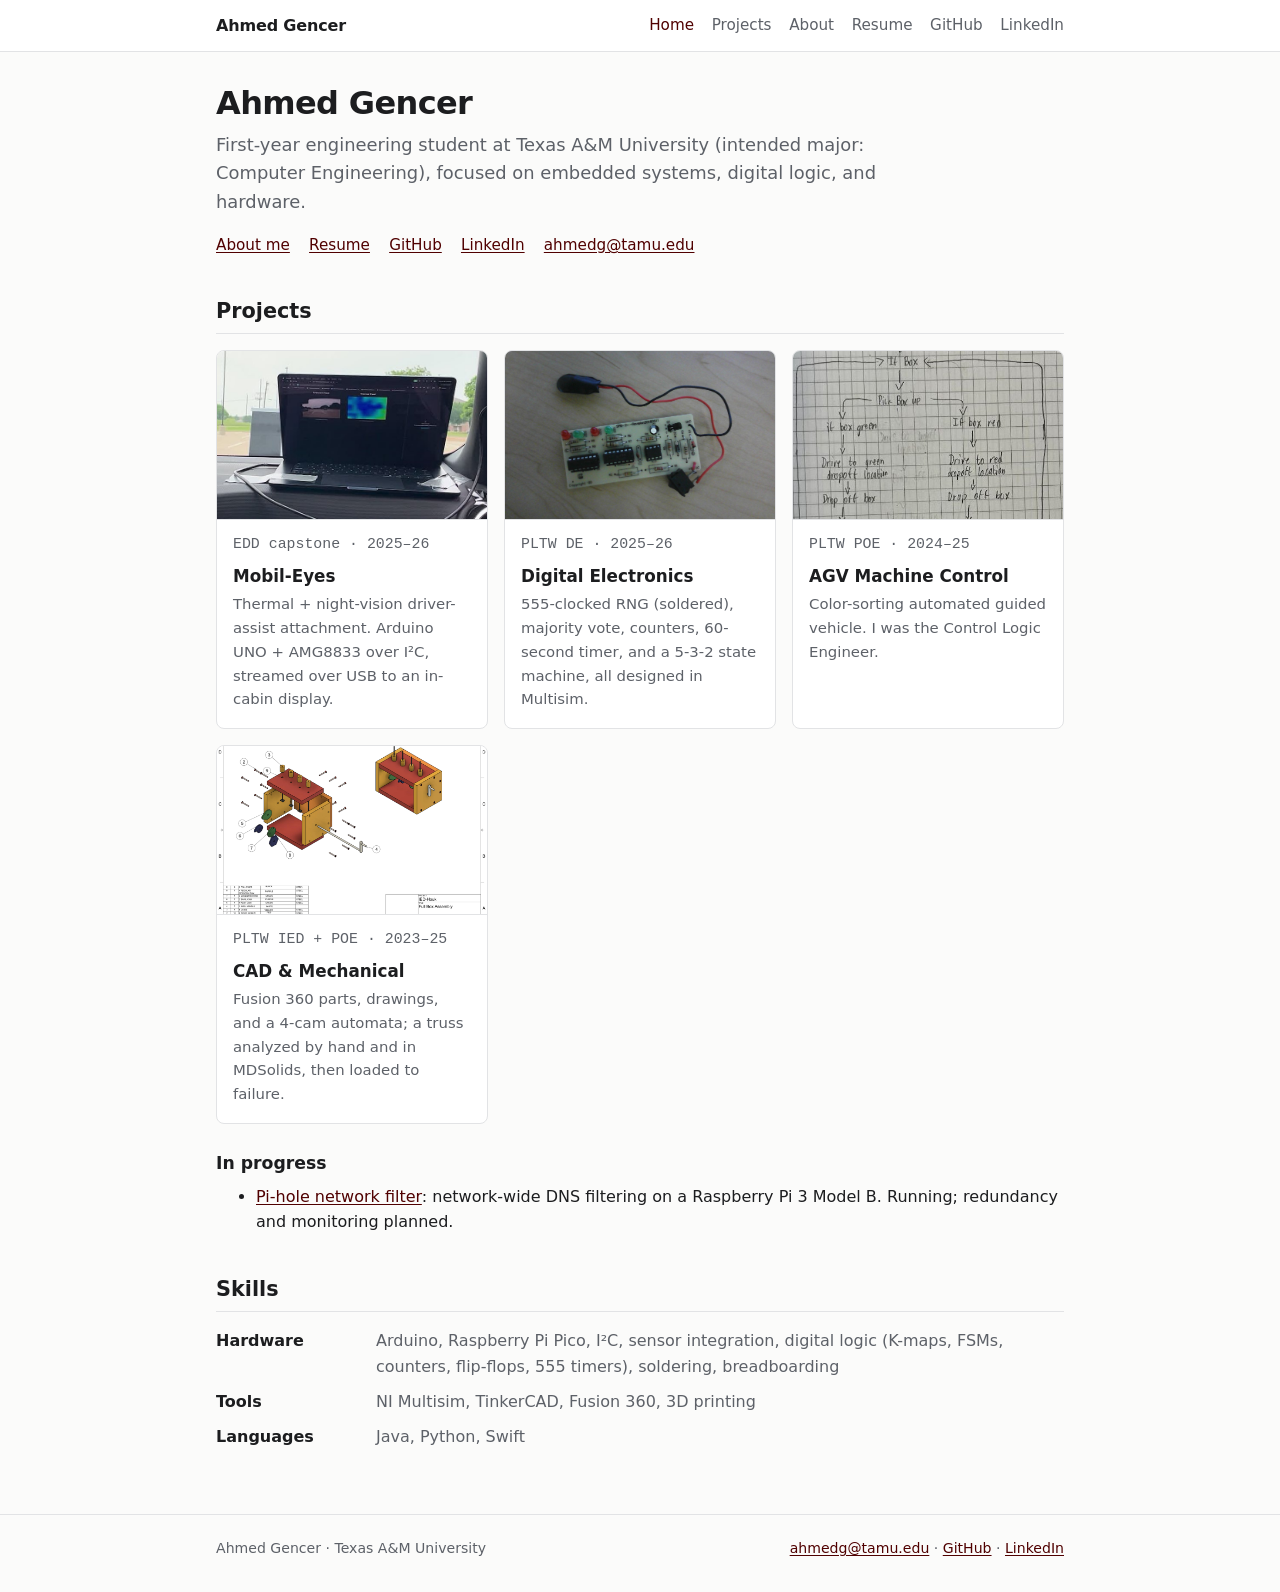
<file: index.html>
<!doctype html>
<html lang="en">
<head>
  <meta charset="utf-8">
  <meta name="viewport" content="width=device-width, initial-scale=1">
  <title>Ahmed Gencer</title>
  <meta name="description" content="Ahmed Gencer, Texas A&amp;M engineering student: embedded systems, digital logic, and hardware projects.">
  <link rel="stylesheet" href="css/style.css">
</head>
<body>
  <header class="site-header">
    <div class="wrap">
      <a class="brand" href="index.html">Ahmed Gencer</a>
      <nav class="site-nav" aria-label="Main">
        <a href="index.html" aria-current="page">Home</a>
        <a href="index.html#projects">Projects</a>
        <a href="about.html">About</a>
        <a href="resume.pdf">Resume</a>
        <a href="https://github.com/ahmedg-stack">GitHub</a>
        <a href="https://www.linkedin.com/in/ahmedegencer/">LinkedIn</a>
      </nav>
    </div>
  </header>
  <main>
    <div class="wrap">
      <h1>Ahmed Gencer</h1>
      <p class="lede">First-year engineering student at Texas A&amp;M University (intended major: Computer Engineering), focused on embedded systems, digital logic, and hardware.</p>
      <div class="links">
        <a href="about.html">About me</a>
        <a href="resume.pdf">Resume</a>
        <a href="https://github.com/ahmedg-stack">GitHub</a>
        <a href="https://www.linkedin.com/in/ahmedegencer/">LinkedIn</a>
        <a href="mailto:ahmedg@tamu.edu">ahmedg@tamu.edu</a>
      </div>

      <h2 id="projects">Projects</h2>
      <div class="cards">
        <a class="card" href="projects/mobil-eyes.html">
          <img src="img/mobil-eyes/road-test.jpg" alt="" width="660" height="390" loading="lazy">
          <div class="body"><p class="meta">EDD capstone · 2025–26</p><h3>Mobil-Eyes</h3><p>Thermal + night-vision driver-assist attachment. Arduino UNO + AMG8833 over I²C, streamed over USB to an in-cabin display.</p></div>
        </a>
        <a class="card" href="projects/digital-electronics.html">
          <img src="img/de/rng/soldered-board.jpg" alt="" width="1400" height="1050" loading="lazy">
          <div class="body"><p class="meta">PLTW DE · 2025–26</p><h3>Digital Electronics</h3><p>555-clocked RNG (soldered), majority vote, counters, 60-second timer, and a 5-3-2 state machine, all designed in Multisim.</p></div>
        </a>
        <a class="card" href="projects/agv-machine-control.html">
          <img src="img/agv/flowchart.jpg" alt="" width="490" height="468" loading="lazy">
          <div class="body"><p class="meta">PLTW POE · 2024–25</p><h3>AGV Machine Control</h3><p>Color-sorting automated guided vehicle. I was the Control Logic Engineer.</p></div>
        </a>
        <a class="card" href="projects/cad-and-mechanical.html">
          <img src="img/cad/automata/full-box-assembly.png" alt="" width="2000" height="1545" loading="lazy">
          <div class="body"><p class="meta">PLTW IED + POE · 2023–25</p><h3>CAD &amp; Mechanical</h3><p>Fusion 360 parts, drawings, and a 4-cam automata; a truss analyzed by hand and in MDSolids, then loaded to failure.</p></div>
        </a>
      </div>

      <h3>In progress</h3>
      <ul>
        <li><a href="https://github.com/ahmedg-stack/pihole-network-filter">Pi-hole network filter</a>: network-wide DNS filtering on a Raspberry Pi 3 Model B. Running; redundancy and monitoring planned.</li>
      </ul>

      <h2>Skills</h2>
      <dl>
        <div class="skill-row"><dt>Hardware</dt><dd>Arduino, Raspberry Pi Pico, I²C, sensor integration, digital logic (K-maps, FSMs, counters, flip-flops, 555 timers), soldering, breadboarding</dd></div>
        <div class="skill-row"><dt>Tools</dt><dd>NI Multisim, TinkerCAD, Fusion 360, 3D printing</dd></div>
        <div class="skill-row"><dt>Languages</dt><dd>Java, Python, Swift</dd></div>
      </dl>
    </div>
  </main>
  <footer class="site-footer">
    <div class="wrap">
      <span>Ahmed Gencer · Texas A&amp;M University</span>
      <span><a href="mailto:ahmedg@tamu.edu">ahmedg@tamu.edu</a> · <a href="https://github.com/ahmedg-stack">GitHub</a> · <a href="https://www.linkedin.com/in/ahmedegencer/">LinkedIn</a></span>
    </div>
  </footer>
</body>
</html>
</file>
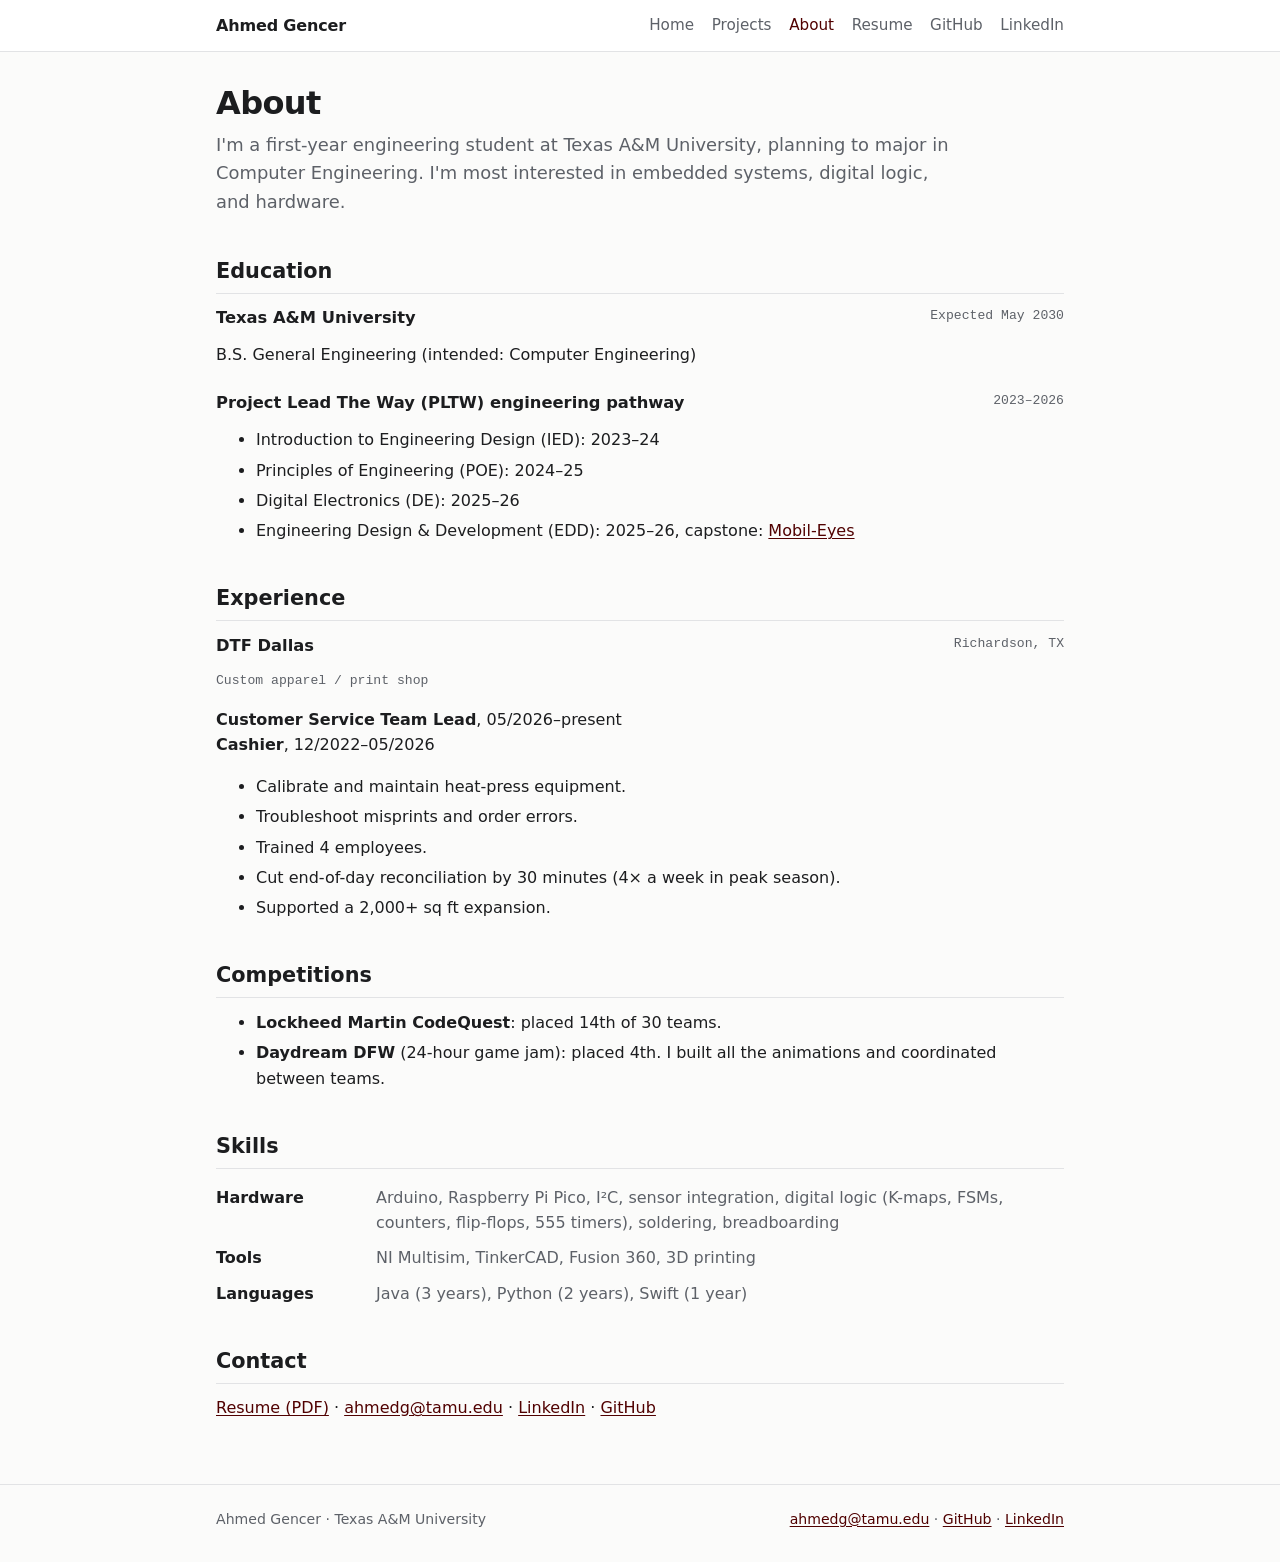
<file: about.html>
<!doctype html>
<html lang="en">
<head>
  <meta charset="utf-8">
  <meta name="viewport" content="width=device-width, initial-scale=1">
  <title>About · Ahmed Gencer</title>
  <meta name="description" content="Education, experience, and skills.">
  <link rel="stylesheet" href="css/style.css">
</head>
<body>
  <header class="site-header">
    <div class="wrap">
      <a class="brand" href="index.html">Ahmed Gencer</a>
      <nav class="site-nav" aria-label="Main">
        <a href="index.html">Home</a>
        <a href="index.html#projects">Projects</a>
        <a href="about.html" aria-current="page">About</a>
        <a href="resume.pdf">Resume</a>
        <a href="https://github.com/ahmedg-stack">GitHub</a>
        <a href="https://www.linkedin.com/in/ahmedegencer/">LinkedIn</a>
      </nav>
    </div>
  </header>
  <main>
    <div class="wrap">
      <h1>About</h1>
      <p class="lede">I'm a first-year engineering student at Texas A&amp;M University, planning to major in Computer Engineering. I'm most interested in embedded systems, digital logic, and hardware.</p>

      <h2>Education</h2>
      <div class="entry">
        <div class="head"><strong>Texas A&amp;M University</strong><span class="meta">Expected May 2030</span></div>
        <div>B.S. General Engineering (intended: Computer Engineering)</div>
      </div>
      <div class="entry">
        <div class="head"><strong>Project Lead The Way (PLTW) engineering pathway</strong><span class="meta">2023–2026</span></div>
        <ul>
          <li>Introduction to Engineering Design (IED): 2023–24</li>
          <li>Principles of Engineering (POE): 2024–25</li>
          <li>Digital Electronics (DE): 2025–26</li>
          <li>Engineering Design &amp; Development (EDD): 2025–26, capstone: <a href="projects/mobil-eyes.html">Mobil-Eyes</a></li>
        </ul>
      </div>

      <h2>Experience</h2>
      <div class="entry">
        <div class="head"><strong>DTF Dallas</strong><span class="meta">Richardson, TX</span></div>
        <div class="meta">Custom apparel / print shop</div>
        <p><strong>Customer Service Team Lead</strong>, 05/2026–present<br>
           <strong>Cashier</strong>, 12/2022–05/2026</p>
        <ul>
          <li>Calibrate and maintain heat-press equipment.</li>
          <li>Troubleshoot misprints and order errors.</li>
          <li>Trained 4 employees.</li>
          <li>Cut end-of-day reconciliation by 30 minutes (4× a week in peak season).</li>
          <li>Supported a 2,000+ sq ft expansion.</li>
        </ul>
      </div>

      <h2>Competitions</h2>
      <ul>
        <li><strong>Lockheed Martin CodeQuest</strong>: placed 14th of 30 teams.</li>
        <li><strong>Daydream DFW</strong> (24-hour game jam): placed 4th. I built all the animations and coordinated between teams.</li>
      </ul>

      <h2>Skills</h2>
      <dl>
        <div class="skill-row"><dt>Hardware</dt><dd>Arduino, Raspberry Pi Pico, I²C, sensor integration, digital logic (K-maps, FSMs, counters, flip-flops, 555 timers), soldering, breadboarding</dd></div>
        <div class="skill-row"><dt>Tools</dt><dd>NI Multisim, TinkerCAD, Fusion 360, 3D printing</dd></div>
        <div class="skill-row"><dt>Languages</dt><dd>Java (3 years), Python (2 years), Swift (1 year)</dd></div>
      </dl>

      <h2>Contact</h2>
      <p><a href="resume.pdf">Resume (PDF)</a> · <a href="mailto:ahmedg@tamu.edu">ahmedg@tamu.edu</a> · <a href="https://www.linkedin.com/in/ahmedegencer/">LinkedIn</a> · <a href="https://github.com/ahmedg-stack">GitHub</a></p>
    </div>
  </main>
  <footer class="site-footer">
    <div class="wrap">
      <span>Ahmed Gencer · Texas A&amp;M University</span>
      <span><a href="mailto:ahmedg@tamu.edu">ahmedg@tamu.edu</a> · <a href="https://github.com/ahmedg-stack">GitHub</a> · <a href="https://www.linkedin.com/in/ahmedegencer/">LinkedIn</a></span>
    </div>
  </footer>
</body>
</html>
</file>
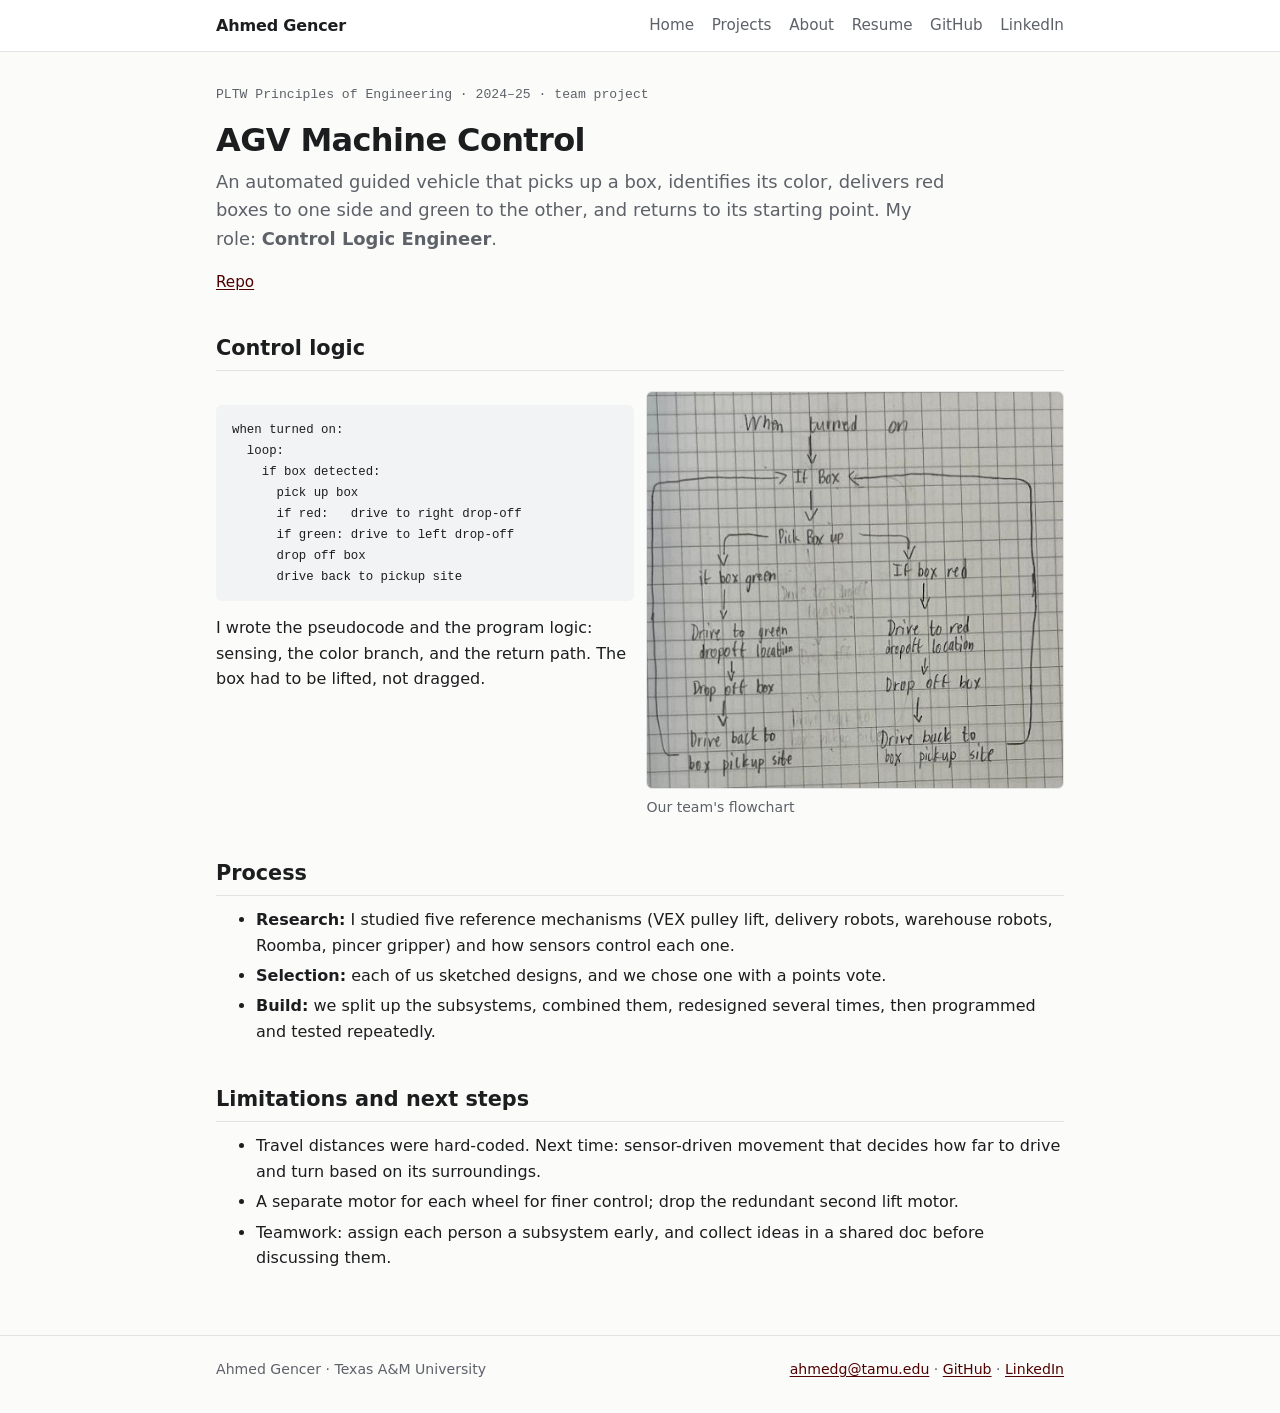
<file: projects/agv-machine-control.html>
<!doctype html>
<html lang="en">
<head>
  <meta charset="utf-8">
  <meta name="viewport" content="width=device-width, initial-scale=1">
  <title>AGV Machine Control · Ahmed Gencer</title>
  <meta name="description" content="Color-sorting automated guided vehicle: control logic, pseudocode, flowchart.">
  <link rel="stylesheet" href="../css/style.css">
</head>
<body>
  <header class="site-header">
    <div class="wrap">
      <a class="brand" href="../index.html">Ahmed Gencer</a>
      <nav class="site-nav" aria-label="Main">
        <a href="../index.html">Home</a>
        <a href="../index.html#projects">Projects</a>
        <a href="../about.html">About</a>
        <a href="../resume.pdf">Resume</a>
        <a href="https://github.com/ahmedg-stack">GitHub</a>
        <a href="https://www.linkedin.com/in/ahmedegencer/">LinkedIn</a>
      </nav>
    </div>
  </header>
  <main>
    <div class="wrap">
      <p class="meta">PLTW Principles of Engineering · 2024–25 · team project</p>
      <h1>AGV Machine Control</h1>
      <p class="lede">An automated guided vehicle that picks up a box, identifies its color, delivers red boxes to one side and green to the other, and returns to its starting point. My role: <strong>Control Logic Engineer</strong>.</p>
      <div class="links"><a href="https://github.com/ahmedg-stack/agv-machine-control">Repo</a></div>

      <h2>Control logic</h2>
      <div class="grid-2">
        <div>
<pre><code>when turned on:
  loop:
    if box detected:
      pick up box
      if red:   drive to right drop-off
      if green: drive to left drop-off
      drop off box
      drive back to pickup site</code></pre>
          <p>I wrote the pseudocode and the program logic: sensing, the color branch, and the return path. The box had to be lifted, not dragged.</p>
        </div>
<figure><img src="../img/agv/flowchart.jpg" alt="Hand-drawn flowchart: pick up box, branch on color, drive to drop-off, drop, return" width="490" height="468" loading="lazy" decoding="async"><figcaption>Our team's flowchart</figcaption></figure>
      </div>

      <h2>Process</h2>
      <ul>
        <li><strong>Research:</strong> I studied five reference mechanisms (VEX pulley lift, delivery robots, warehouse robots, Roomba, pincer gripper) and how sensors control each one.</li>
        <li><strong>Selection:</strong> each of us sketched designs, and we chose one with a points vote.</li>
        <li><strong>Build:</strong> we split up the subsystems, combined them, redesigned several times, then programmed and tested repeatedly.</li>
      </ul>

      <h2>Limitations and next steps</h2>
      <ul>
        <li>Travel distances were hard-coded. Next time: sensor-driven movement that decides how far to drive and turn based on its surroundings.</li>
        <li>A separate motor for each wheel for finer control; drop the redundant second lift motor.</li>
        <li>Teamwork: assign each person a subsystem early, and collect ideas in a shared doc before discussing them.</li>
      </ul>
    </div>
  </main>
  <footer class="site-footer">
    <div class="wrap">
      <span>Ahmed Gencer · Texas A&amp;M University</span>
      <span><a href="mailto:ahmedg@tamu.edu">ahmedg@tamu.edu</a> · <a href="https://github.com/ahmedg-stack">GitHub</a> · <a href="https://www.linkedin.com/in/ahmedegencer/">LinkedIn</a></span>
    </div>
  </footer>
</body>
</html>
</file>
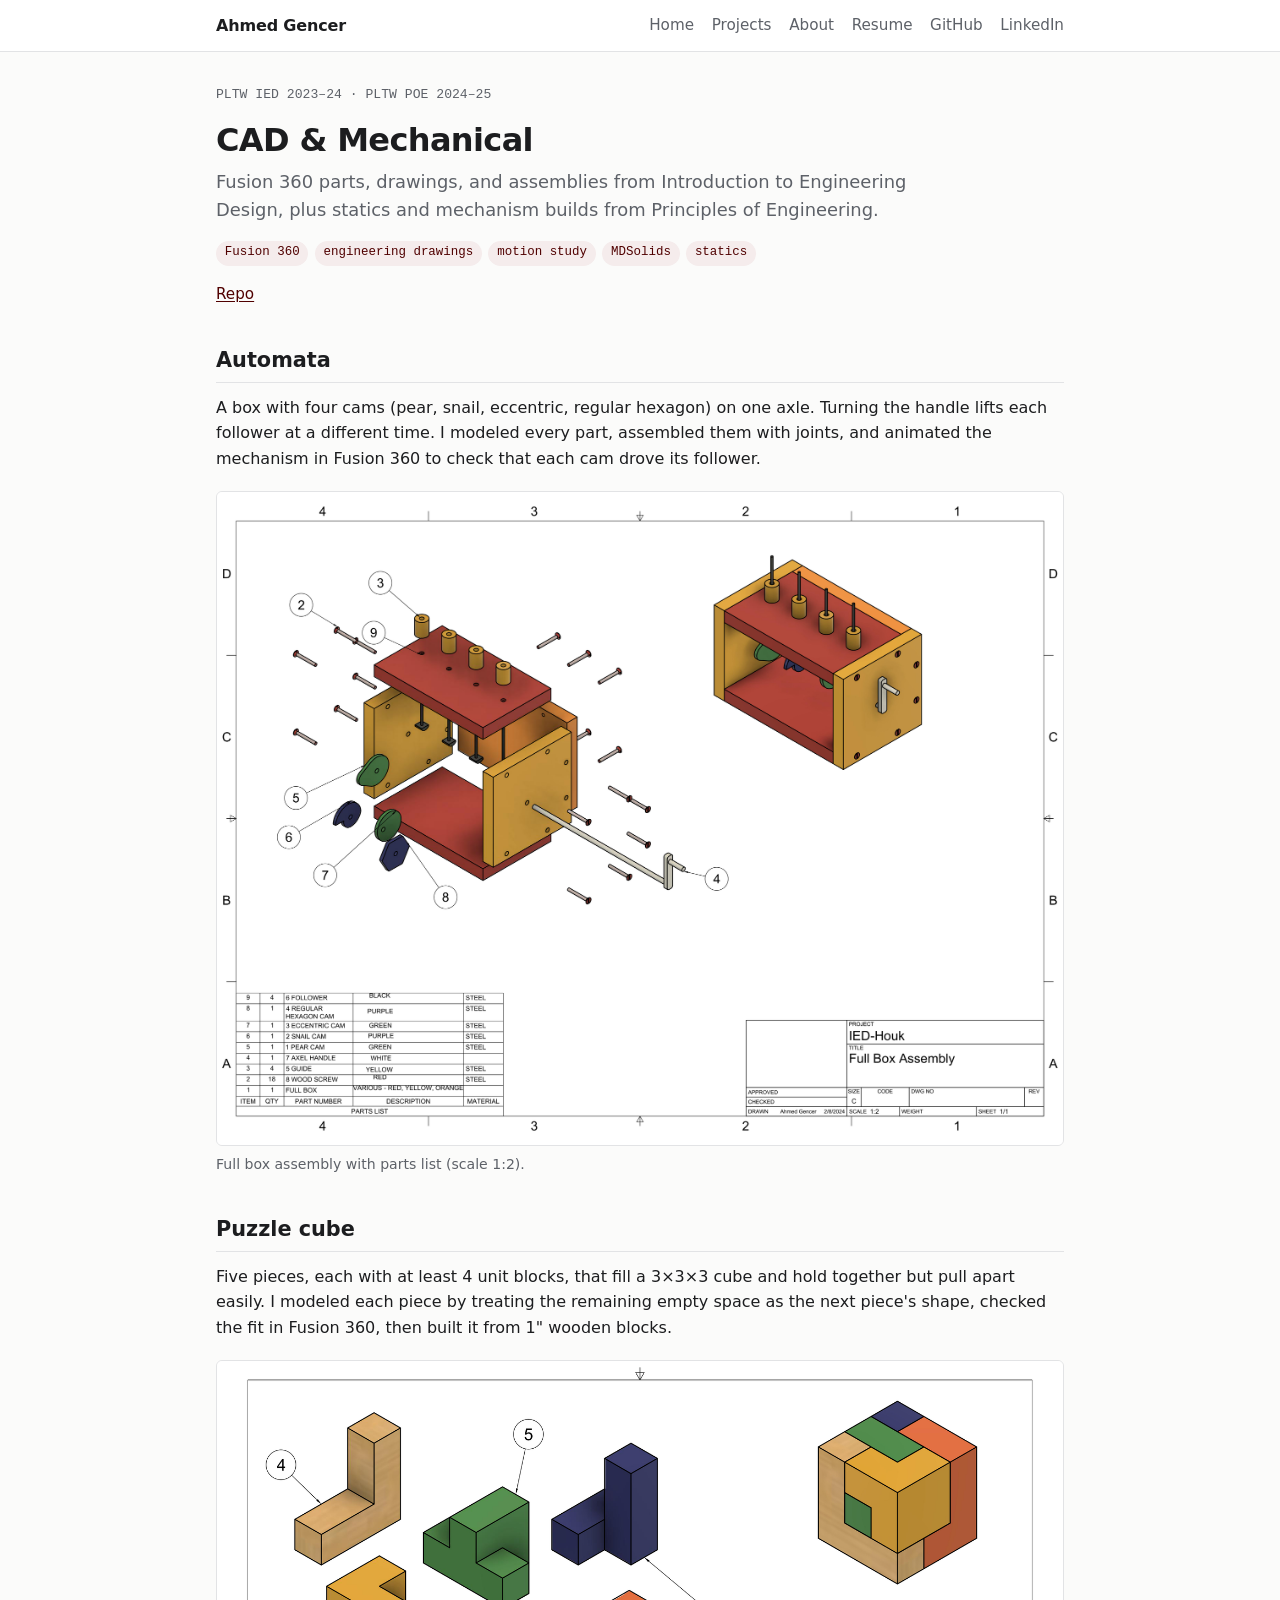
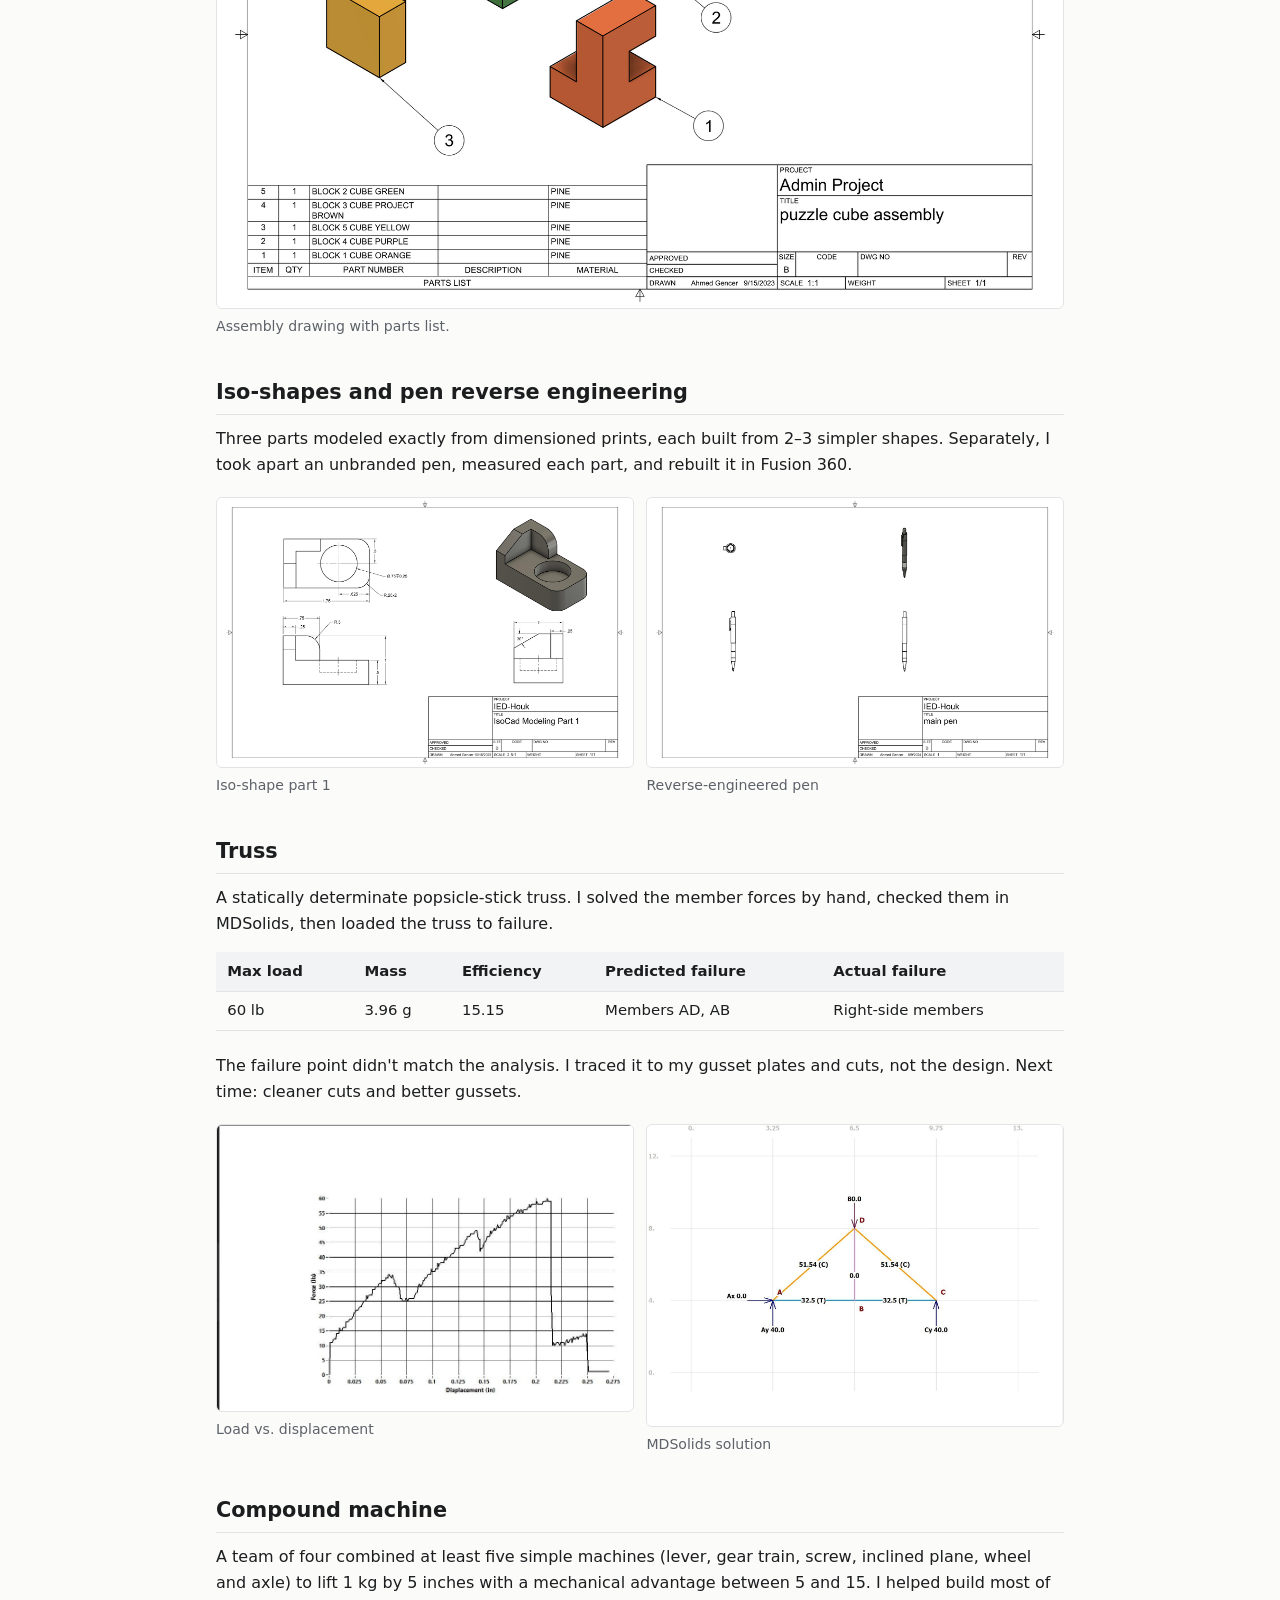
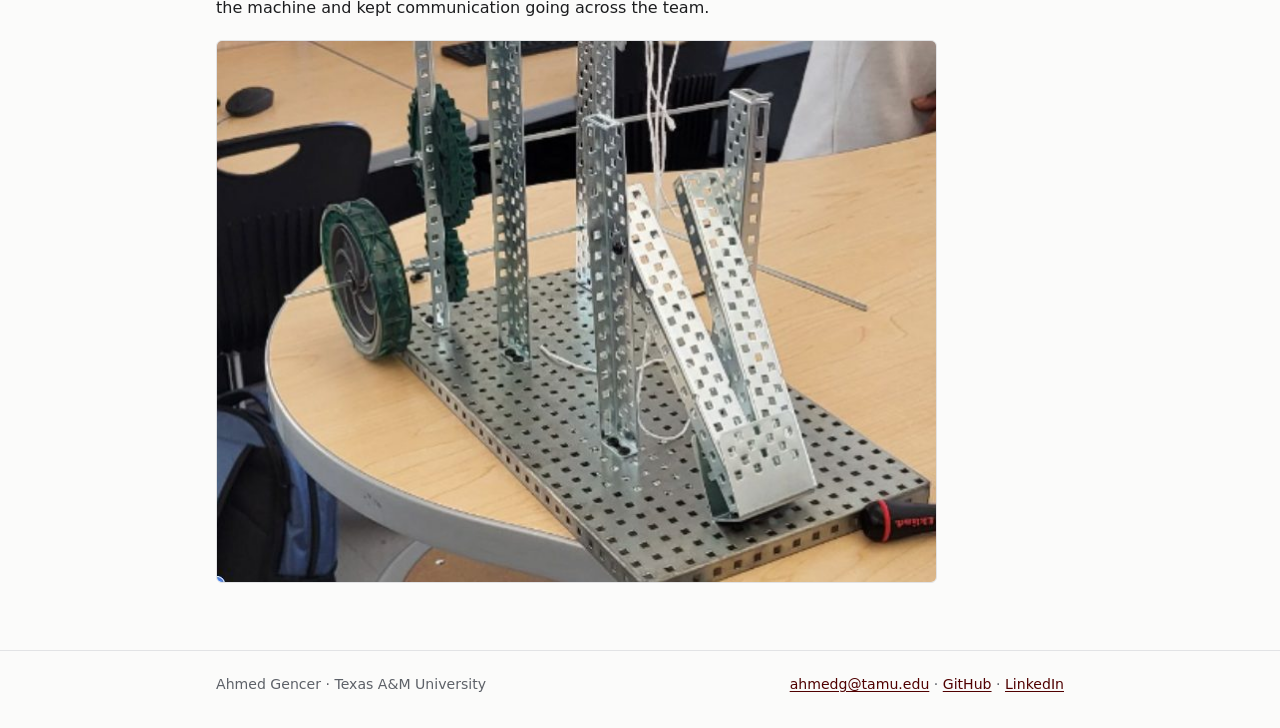
<file: projects/cad-and-mechanical.html>
<!doctype html>
<html lang="en">
<head>
  <meta charset="utf-8">
  <meta name="viewport" content="width=device-width, initial-scale=1">
  <title>CAD &amp; Mechanical · Ahmed Gencer</title>
  <meta name="description" content="Fusion 360 parts and assemblies, truss analysis, compound machine.">
  <link rel="stylesheet" href="../css/style.css">
</head>
<body>
  <header class="site-header">
    <div class="wrap">
      <a class="brand" href="../index.html">Ahmed Gencer</a>
      <nav class="site-nav" aria-label="Main">
        <a href="../index.html">Home</a>
        <a href="../index.html#projects">Projects</a>
        <a href="../about.html">About</a>
        <a href="../resume.pdf">Resume</a>
        <a href="https://github.com/ahmedg-stack">GitHub</a>
        <a href="https://www.linkedin.com/in/ahmedegencer/">LinkedIn</a>
      </nav>
    </div>
  </header>
  <main>
    <div class="wrap">
      <p class="meta">PLTW IED 2023–24 · PLTW POE 2024–25</p>
      <h1>CAD &amp; Mechanical</h1>
      <p class="lede">Fusion 360 parts, drawings, and assemblies from Introduction to Engineering Design, plus statics and mechanism builds from Principles of Engineering.</p>
      <ul class="tags"><li>Fusion 360</li><li>engineering drawings</li><li>motion study</li><li>MDSolids</li><li>statics</li></ul>
      <div class="links"><a href="https://github.com/ahmedg-stack/cad-and-mechanical">Repo</a></div>

      <h2>Automata</h2>
      <p>A box with four cams (pear, snail, eccentric, regular hexagon) on one axle. Turning the handle lifts each follower at a different time. I modeled every part, assembled them with joints, and animated the mechanism in Fusion 360 to check that each cam drove its follower.</p>
<figure><img src="../img/cad/automata/full-box-assembly.png" alt="Automata exploded assembly drawing with parts list" width="2000" height="1545" loading="lazy" decoding="async"><figcaption>Full box assembly with parts list (scale 1:2).</figcaption></figure>

      <h2>Puzzle cube</h2>
      <p>Five pieces, each with at least 4 unit blocks, that fill a 3×3×3 cube and hold together but pull apart easily. I modeled each piece by treating the remaining empty space as the next piece's shape, checked the fit in Fusion 360, then built it from 1" wooden blocks.</p>
<figure><img src="../img/cad/puzzle/assembly.png" alt="Puzzle cube assembly drawing" width="1600" height="1035" loading="lazy" decoding="async"><figcaption>Assembly drawing with parts list.</figcaption></figure>

      <h2>Iso-shapes and pen reverse engineering</h2>
      <p>Three parts modeled exactly from dimensioned prints, each built from 2–3 simpler shapes. Separately, I took apart an unbranded pen, measured each part, and rebuilt it in Fusion 360.</p>
      <div class="grid-2">
<figure><img src="../img/cad/iso/part-1.png" alt="Iso-shape part drawing" width="1600" height="1035" loading="lazy" decoding="async"><figcaption>Iso-shape part 1</figcaption></figure>
<figure><img src="../img/cad/pen/pen-drawing.png" alt="Pen drawing" width="1600" height="1035" loading="lazy" decoding="async"><figcaption>Reverse-engineered pen</figcaption></figure>
      </div>

      <h2>Truss</h2>
      <p>A statically determinate popsicle-stick truss. I solved the member forces by hand, checked them in MDSolids, then loaded the truss to failure.</p>
      <div class="table-wrap"><table>
        <tr><th>Max load</th><th>Mass</th><th>Efficiency</th><th>Predicted failure</th><th>Actual failure</th></tr>
        <tr><td>60 lb</td><td>3.96 g</td><td>15.15</td><td>Members AD, AB</td><td>Right-side members</td></tr>
      </table></div>
      <p>The failure point didn't match the analysis. I traced it to my gusset plates and cuts, not the design. Next time: cleaner cuts and better gussets.</p>
      <div class="grid-2">
<figure><img src="../img/cad/truss/load-curve.jpg" alt="Load vs displacement curve" width="924" height="637" loading="lazy" decoding="async"><figcaption>Load vs. displacement</figcaption></figure>
<figure><img src="../img/cad/truss/mdsolids.jpg" alt="MDSolids member forces" width="1600" height="1159" loading="lazy" decoding="async"><figcaption>MDSolids solution</figcaption></figure>
      </div>

      <h2>Compound machine</h2>
      <p>A team of four combined at least five simple machines (lever, gear train, screw, inclined plane, wheel and axle) to lift 1 kg by 5 inches with a mechanical advantage between 5 and 15. I helped build most of the machine and kept communication going across the team.</p>
<figure><img src="../img/cad/compound/compound-machine.jpg" alt="Compound machine build" width="721" height="542" loading="lazy" decoding="async"></figure>
    </div>
  </main>
  <footer class="site-footer">
    <div class="wrap">
      <span>Ahmed Gencer · Texas A&amp;M University</span>
      <span><a href="mailto:ahmedg@tamu.edu">ahmedg@tamu.edu</a> · <a href="https://github.com/ahmedg-stack">GitHub</a> · <a href="https://www.linkedin.com/in/ahmedegencer/">LinkedIn</a></span>
    </div>
  </footer>
</body>
</html>
</file>
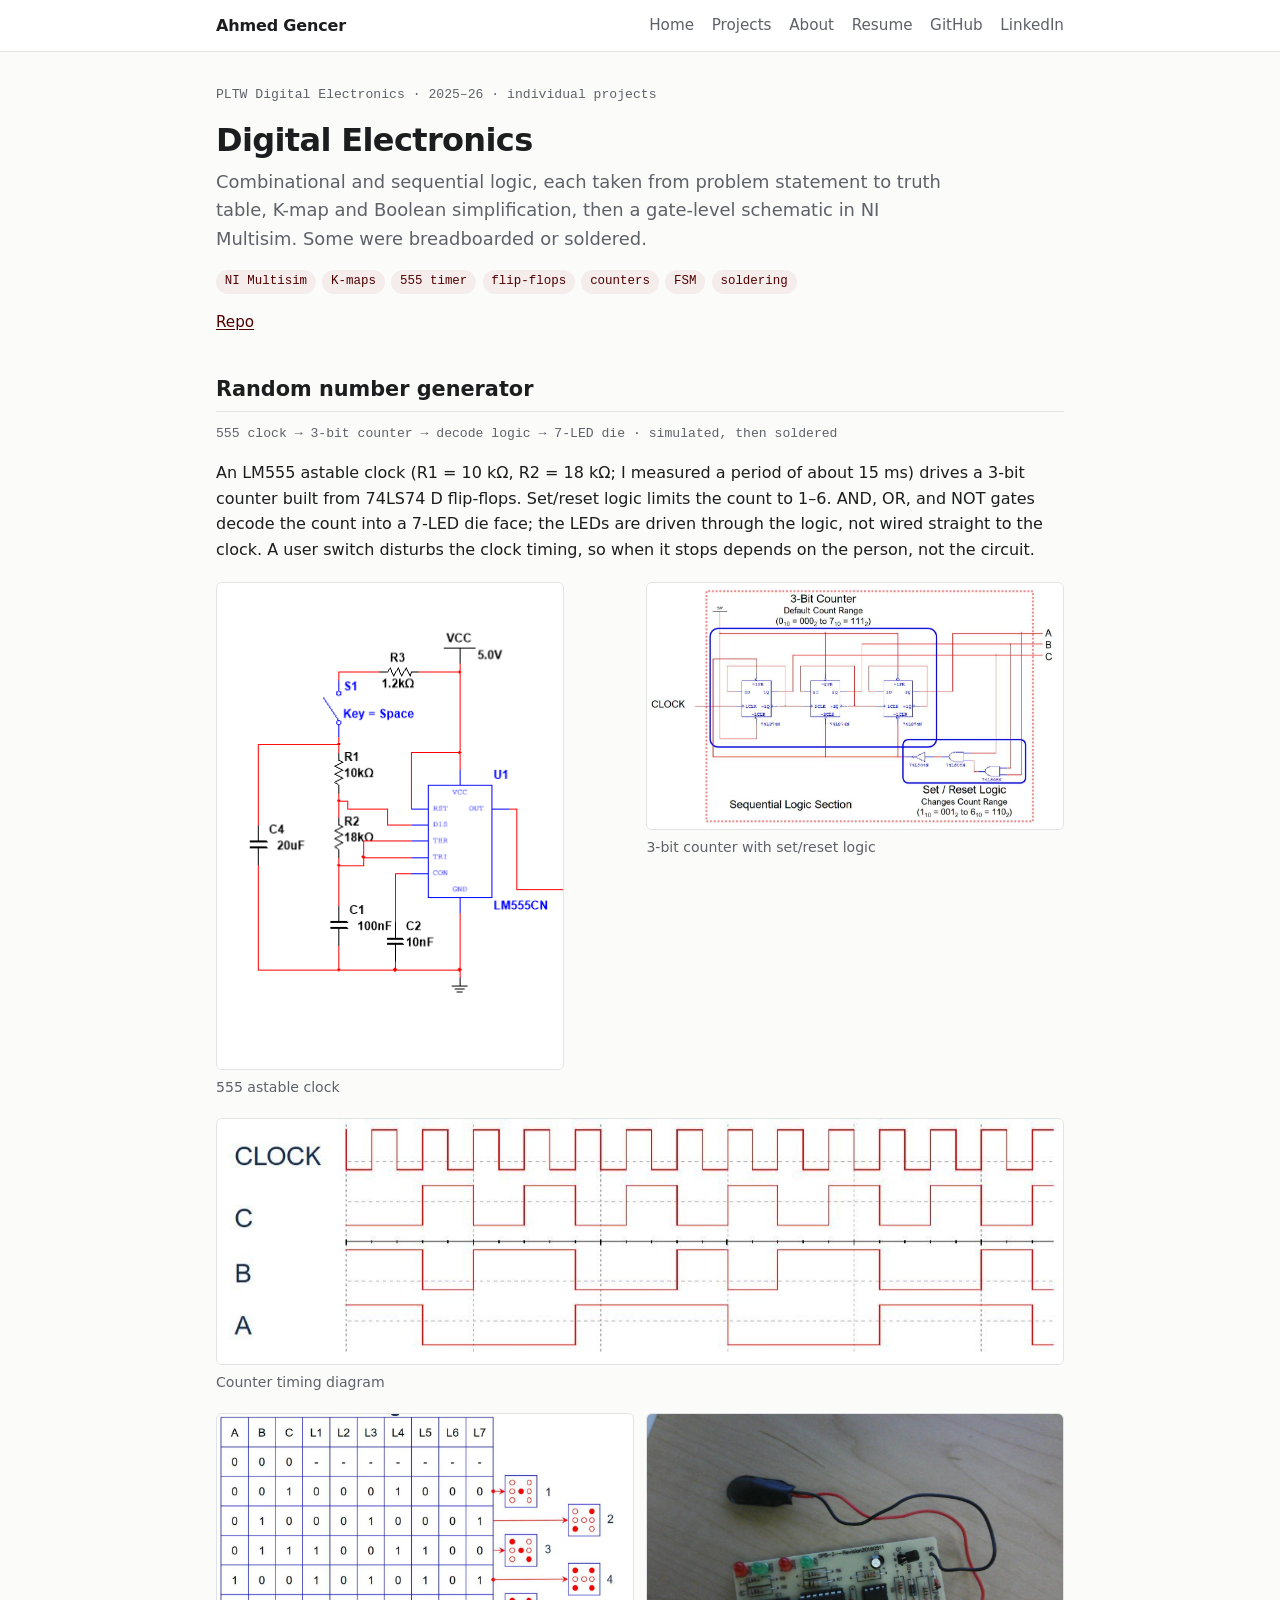
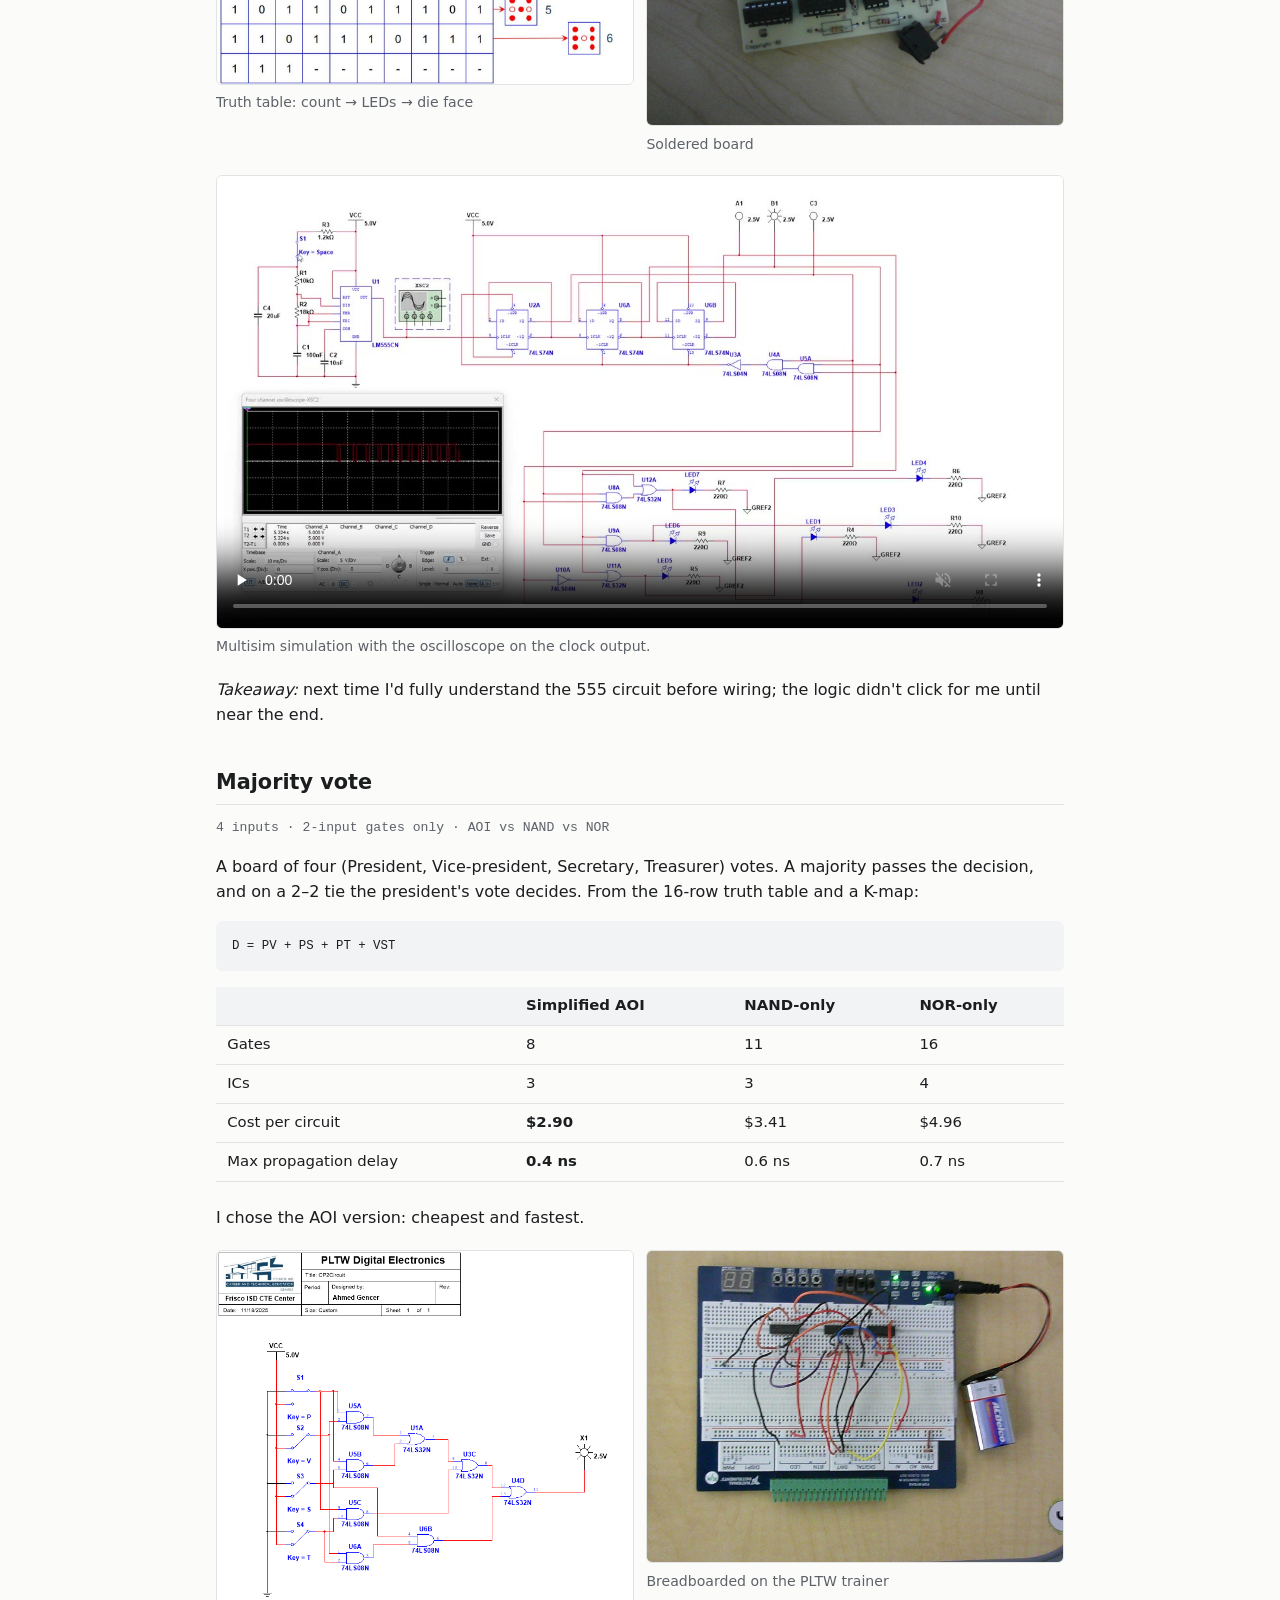
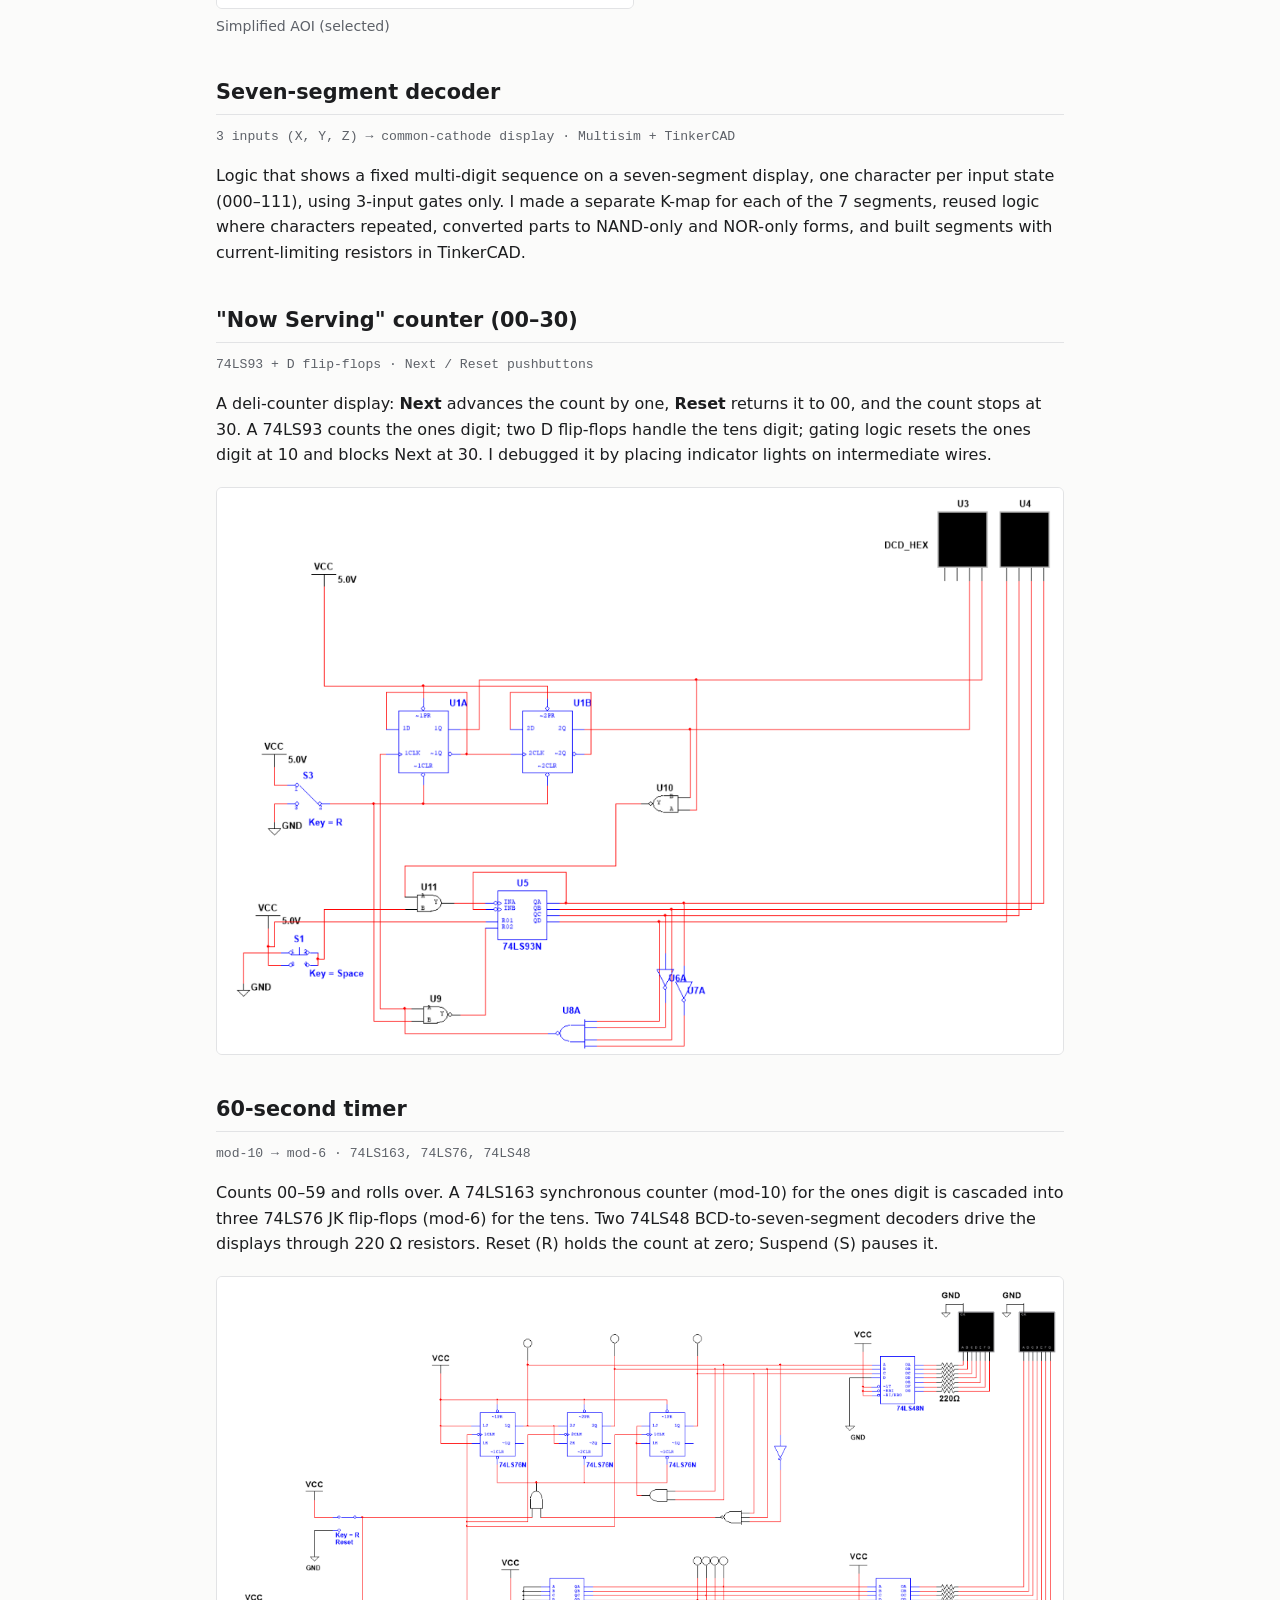
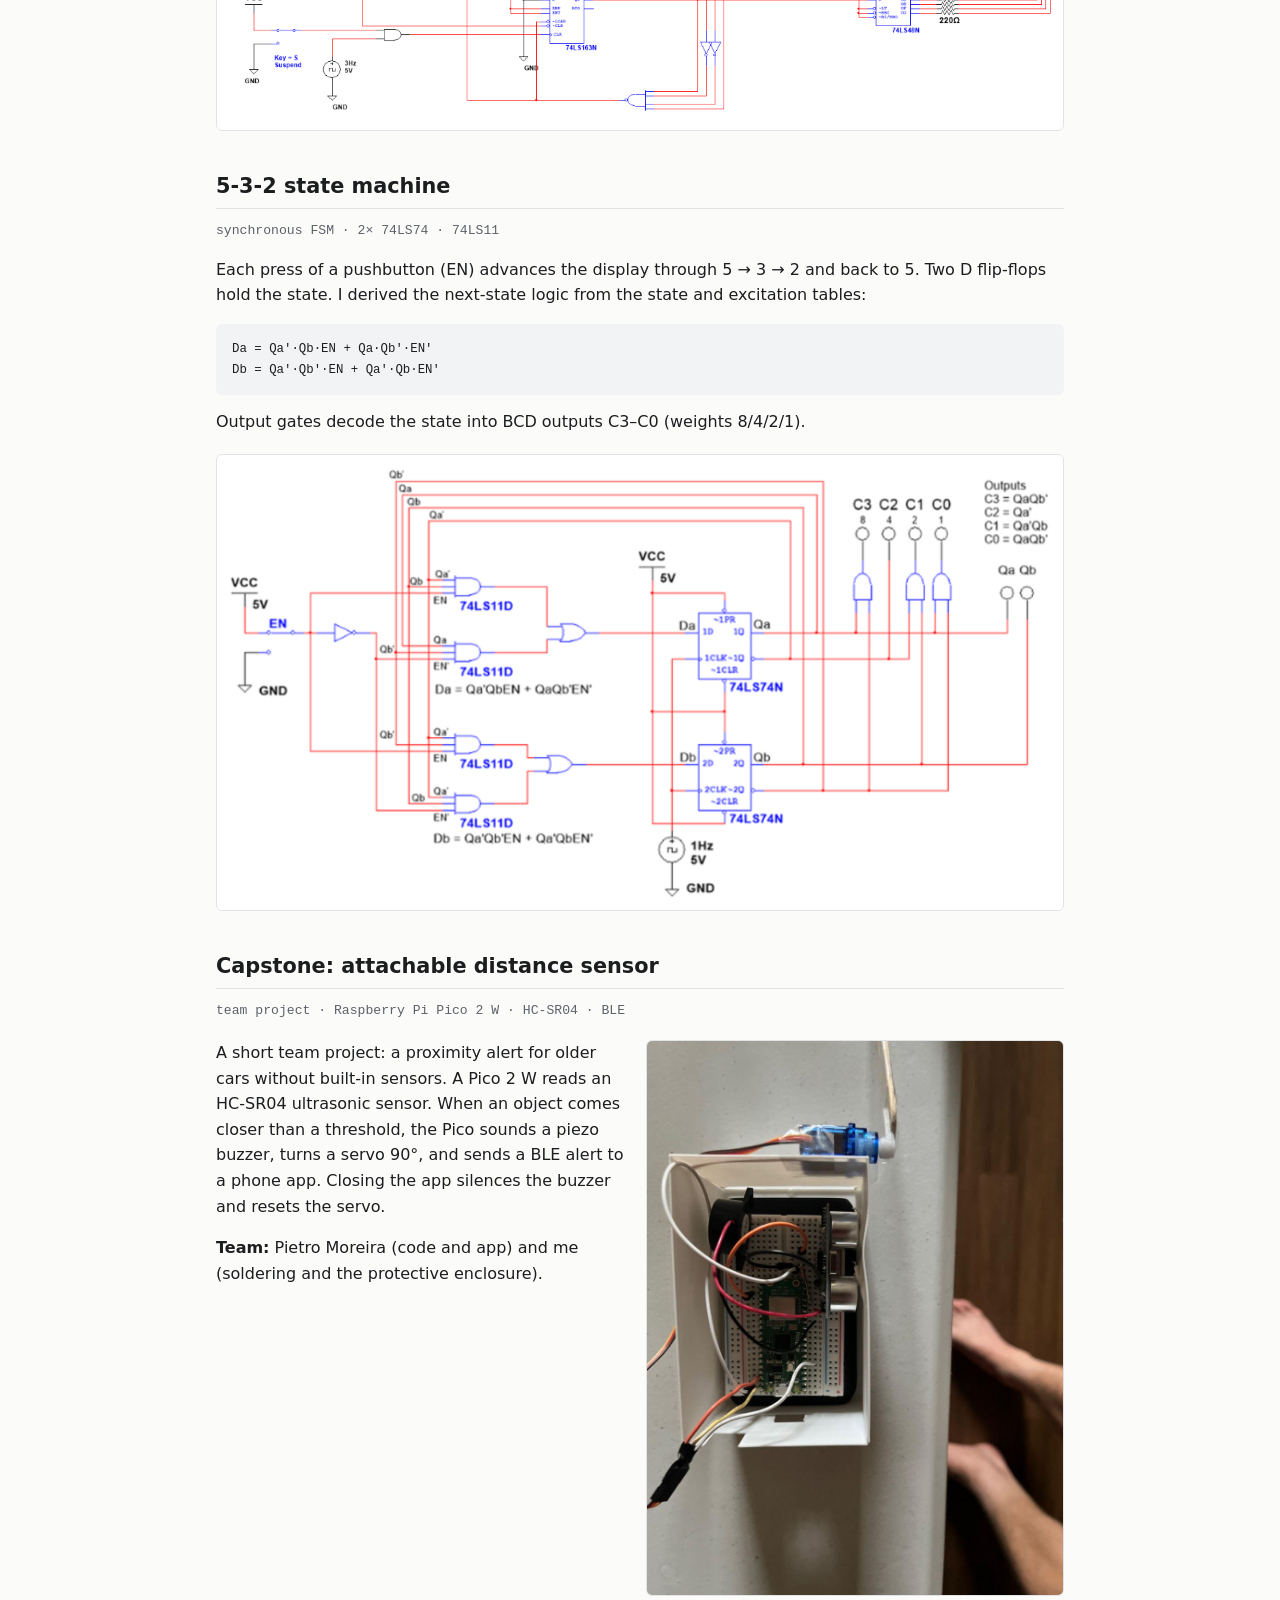
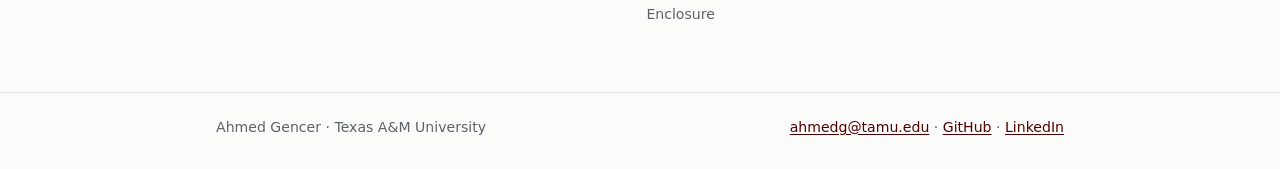
<file: projects/digital-electronics.html>
<!doctype html>
<html lang="en">
<head>
  <meta charset="utf-8">
  <meta name="viewport" content="width=device-width, initial-scale=1">
  <title>Digital Electronics · Ahmed Gencer</title>
  <meta name="description" content="Combinational and sequential logic designs in NI Multisim: RNG, majority vote, counters, timer, state machine.">
  <link rel="stylesheet" href="../css/style.css">
</head>
<body>
  <header class="site-header">
    <div class="wrap">
      <a class="brand" href="../index.html">Ahmed Gencer</a>
      <nav class="site-nav" aria-label="Main">
        <a href="../index.html">Home</a>
        <a href="../index.html#projects">Projects</a>
        <a href="../about.html">About</a>
        <a href="../resume.pdf">Resume</a>
        <a href="https://github.com/ahmedg-stack">GitHub</a>
        <a href="https://www.linkedin.com/in/ahmedegencer/">LinkedIn</a>
      </nav>
    </div>
  </header>
  <main>
    <div class="wrap">
      <p class="meta">PLTW Digital Electronics · 2025–26 · individual projects</p>
      <h1>Digital Electronics</h1>
      <p class="lede">Combinational and sequential logic, each taken from problem statement to truth table, K-map and Boolean simplification, then a gate-level schematic in NI Multisim. Some were breadboarded or soldered.</p>
      <ul class="tags"><li>NI Multisim</li><li>K-maps</li><li>555 timer</li><li>flip-flops</li><li>counters</li><li>FSM</li><li>soldering</li></ul>
      <div class="links"><a href="https://github.com/ahmedg-stack/digital-electronics">Repo</a></div>

      <h2>Random number generator</h2>
      <p class="meta">555 clock → 3-bit counter → decode logic → 7-LED die · simulated, then soldered</p>
      <p>An LM555 astable clock (R1 = 10 kΩ, R2 = 18 kΩ; I measured a period of about 15 ms) drives a 3-bit counter built from 74LS74 D flip-flops. Set/reset logic limits the count to 1–6. AND, OR, and NOT gates decode the count into a 7-LED die face; the LEDs are driven through the logic, not wired straight to the clock. A user switch disturbs the clock timing, so when it stops depends on the person, not the circuit.</p>
      <div class="grid-2">
<figure><img src="../img/de/rng/555-clock.png" alt="555 astable clock schematic" width="348" height="489" loading="lazy" decoding="async"><figcaption>555 astable clock</figcaption></figure>
<figure><img src="../img/de/rng/3bit-counter.jpg" alt="3-bit counter with set/reset logic" width="1261" height="747" loading="lazy" decoding="async"><figcaption>3-bit counter with set/reset logic</figcaption></figure>
      </div>
<figure><img src="../img/de/rng/timing-diagram.jpg" alt="Timing diagram for CLOCK, C, B, A" width="1107" height="320" loading="lazy" decoding="async"><figcaption>Counter timing diagram</figcaption></figure>
      <div class="grid-2">
<figure><img src="../img/de/rng/truth-table.jpg" alt="Truth table from count to LED outputs and die face" width="1238" height="804" loading="lazy" decoding="async"><figcaption>Truth table: count → LEDs → die face</figcaption></figure>
<figure><img src="../img/de/rng/soldered-board.jpg" alt="Soldered RNG board" width="1400" height="1050" loading="lazy" decoding="async"><figcaption>Soldered board</figcaption></figure>
      </div>
<figure><video controls muted loop playsinline preload="none" poster="../media/rng-simulation-poster.jpg" width="1280" height="684"><source src="../media/rng-simulation.mp4" type="video/mp4"><a href="../media/rng-simulation.mp4">Download the video</a></video><figcaption>Multisim simulation with the oscilloscope on the clock output.</figcaption></figure>
      <p><em>Takeaway:</em> next time I'd fully understand the 555 circuit before wiring; the logic didn't click for me until near the end.</p>

      <h2>Majority vote</h2>
      <p class="meta">4 inputs · 2-input gates only · AOI vs NAND vs NOR</p>
      <p>A board of four (President, Vice-president, Secretary, Treasurer) votes. A majority passes the decision, and on a 2–2 tie the president's vote decides. From the 16-row truth table and a K-map:</p>
<pre><code>D = PV + PS + PT + VST</code></pre>
      <div class="table-wrap"><table>
        <tr><th></th><th>Simplified AOI</th><th>NAND-only</th><th>NOR-only</th></tr>
        <tr><td>Gates</td><td>8</td><td>11</td><td>16</td></tr>
        <tr><td>ICs</td><td>3</td><td>3</td><td>4</td></tr>
        <tr><td>Cost per circuit</td><td><strong>$2.90</strong></td><td>$3.41</td><td>$4.96</td></tr>
        <tr><td>Max propagation delay</td><td><strong>0.4 ns</strong></td><td>0.6 ns</td><td>0.7 ns</td></tr>
      </table></div>
      <p>I chose the AOI version: cheapest and fastest.</p>
      <div class="grid-2">
<figure><img src="../img/de/majority/aoi-schematic.png" alt="AOI schematic" width="766" height="658" loading="lazy" decoding="async"><figcaption>Simplified AOI (selected)</figcaption></figure>
<figure><img src="../img/de/majority/breadboard.jpg" alt="Breadboard prototype" width="1400" height="1050" loading="lazy" decoding="async"><figcaption>Breadboarded on the PLTW trainer</figcaption></figure>
      </div>

      <h2>Seven-segment decoder</h2>
      <p class="meta">3 inputs (X, Y, Z) → common-cathode display · Multisim + TinkerCAD</p>
      <p>Logic that shows a fixed multi-digit sequence on a seven-segment display, one character per input state (000–111), using 3-input gates only. I made a separate K-map for each of the 7 segments, reused logic where characters repeated, converted parts to NAND-only and NOR-only forms, and built segments with current-limiting resistors in TinkerCAD.</p>

      <h2>"Now Serving" counter (00–30)</h2>
      <p class="meta">74LS93 + D flip-flops · Next / Reset pushbuttons</p>
      <p>A deli-counter display: <strong>Next</strong> advances the count by one, <strong>Reset</strong> returns it to 00, and the count stops at 30. A 74LS93 counts the ones digit; two D flip-flops handle the tens digit; gating logic resets the ones digit at 10 and blocks Next at 30. I debugged it by placing indicator lights on intermediate wires.</p>
<figure><img src="../img/de/now-serving/schematic.png" alt="Now Serving Multisim schematic" width="1122" height="750" loading="lazy" decoding="async"></figure>

      <h2>60-second timer</h2>
      <p class="meta">mod-10 → mod-6 · 74LS163, 74LS76, 74LS48</p>
      <p>Counts 00–59 and rolls over. A 74LS163 synchronous counter (mod-10) for the ones digit is cascaded into three 74LS76 JK flip-flops (mod-6) for the tens. Two 74LS48 BCD-to-seven-segment decoders drive the displays through 220 Ω resistors. Reset (R) holds the count at zero; Suspend (S) pauses it.</p>
<figure><img src="../img/de/timer/schematic.png" alt="60-second timer Multisim schematic" width="1156" height="619" loading="lazy" decoding="async"></figure>

      <h2>5-3-2 state machine</h2>
      <p class="meta">synchronous FSM · 2× 74LS74 · 74LS11</p>
      <p>Each press of a pushbutton (EN) advances the display through 5 → 3 → 2 and back to 5. Two D flip-flops hold the state. I derived the next-state logic from the state and excitation tables:</p>
<pre><code>Da = Qa'·Qb·EN + Qa·Qb'·EN'
Db = Qa'·Qb'·EN + Qa'·Qb·EN'</code></pre>
      <p>Output gates decode the state into BCD outputs C3–C0 (weights 8/4/2/1).</p>
<figure><img src="../img/de/fsm/schematic.png" alt="5-3-2 state machine Multisim schematic" width="1177" height="634" loading="lazy" decoding="async"></figure>

      <h2>Capstone: attachable distance sensor</h2>
      <p class="meta">team project · Raspberry Pi Pico 2 W · HC-SR04 · BLE</p>
      <div class="grid-2">
        <div>
          <p>A short team project: a proximity alert for older cars without built-in sensors. A Pico 2 W reads an HC-SR04 ultrasonic sensor. When an object comes closer than a threshold, the Pico sounds a piezo buzzer, turns a servo 90°, and sends a BLE alert to a phone app. Closing the app silences the buzzer and resets the servo.</p>
          <p><strong>Team:</strong> Pietro Moreira (code and app) and me (soldering and the protective enclosure).</p>
        </div>
<figure><img src="../img/de/capstone/enclosure.jpg" alt="Distance sensor in its protective enclosure" width="900" height="1200" loading="lazy" decoding="async"><figcaption>Enclosure</figcaption></figure>
      </div>
    </div>
  </main>
  <footer class="site-footer">
    <div class="wrap">
      <span>Ahmed Gencer · Texas A&amp;M University</span>
      <span><a href="mailto:ahmedg@tamu.edu">ahmedg@tamu.edu</a> · <a href="https://github.com/ahmedg-stack">GitHub</a> · <a href="https://www.linkedin.com/in/ahmedegencer/">LinkedIn</a></span>
    </div>
  </footer>
</body>
</html>
</file>
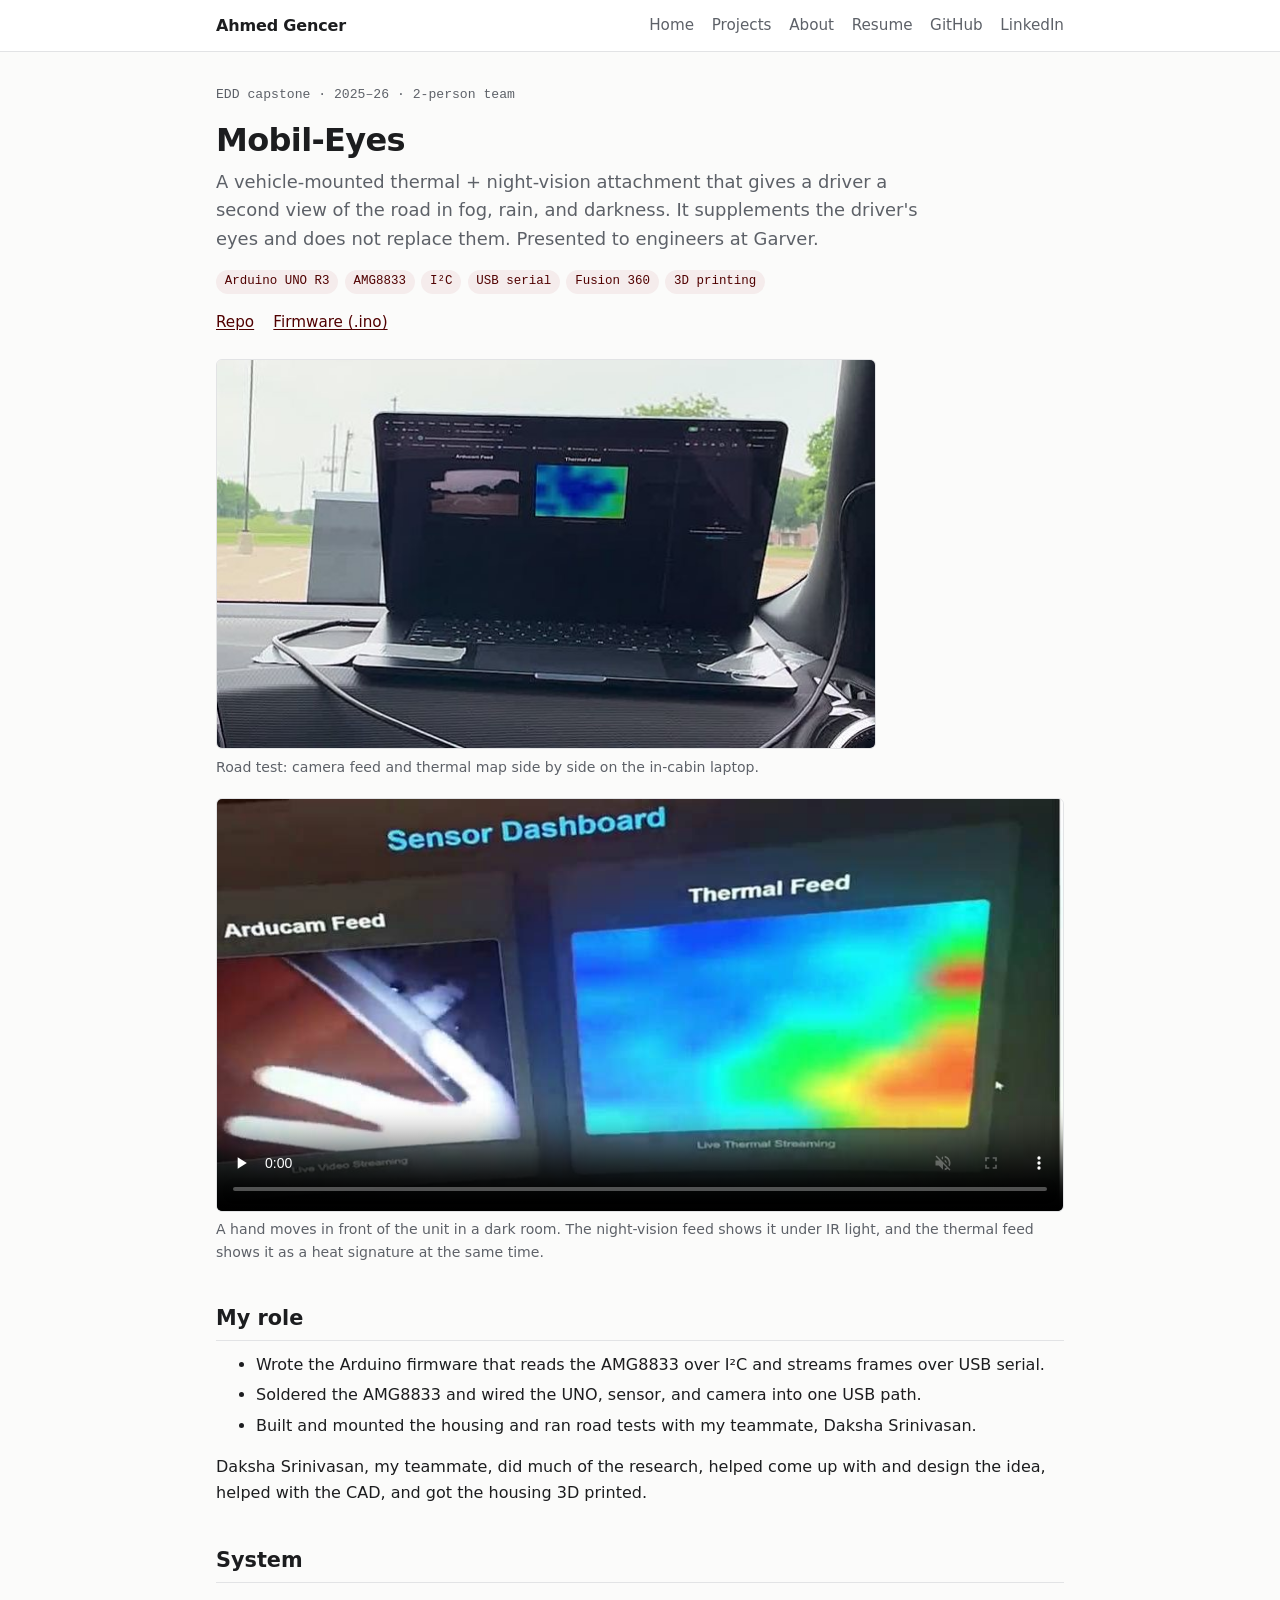
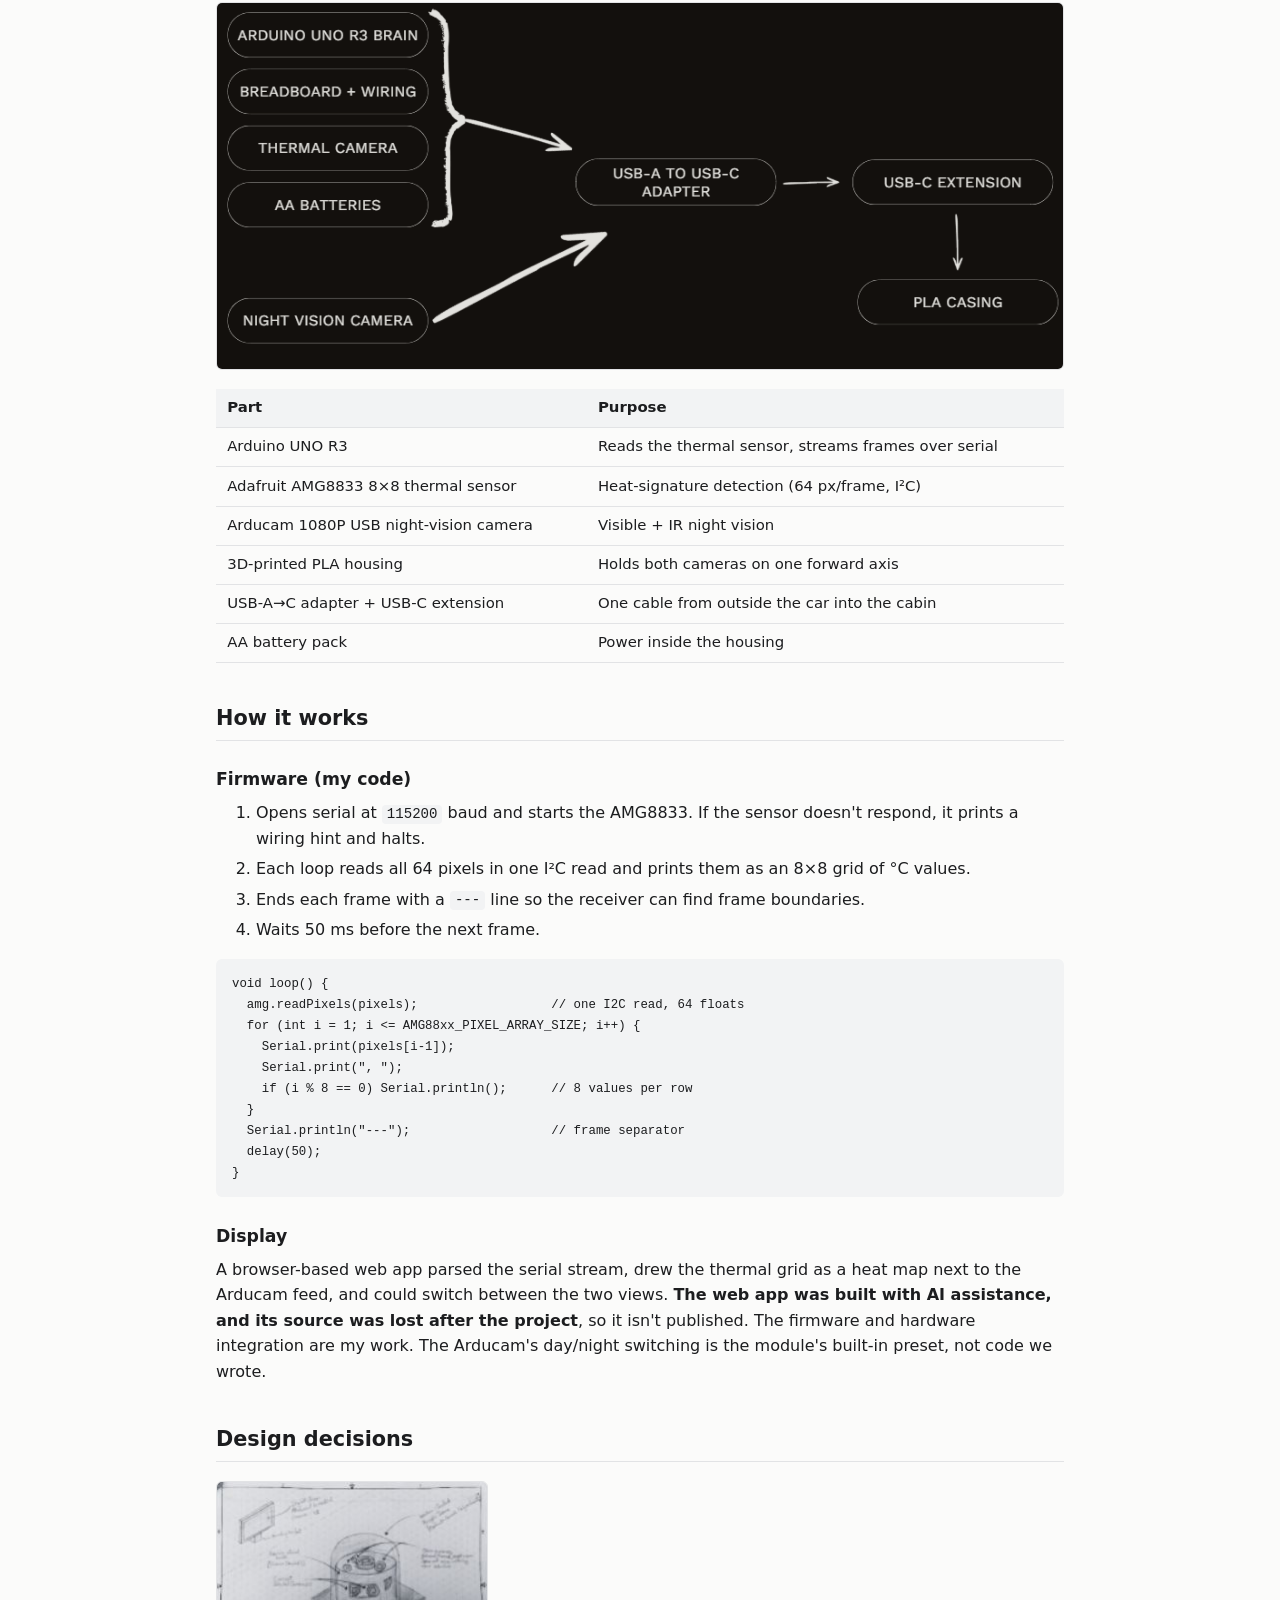
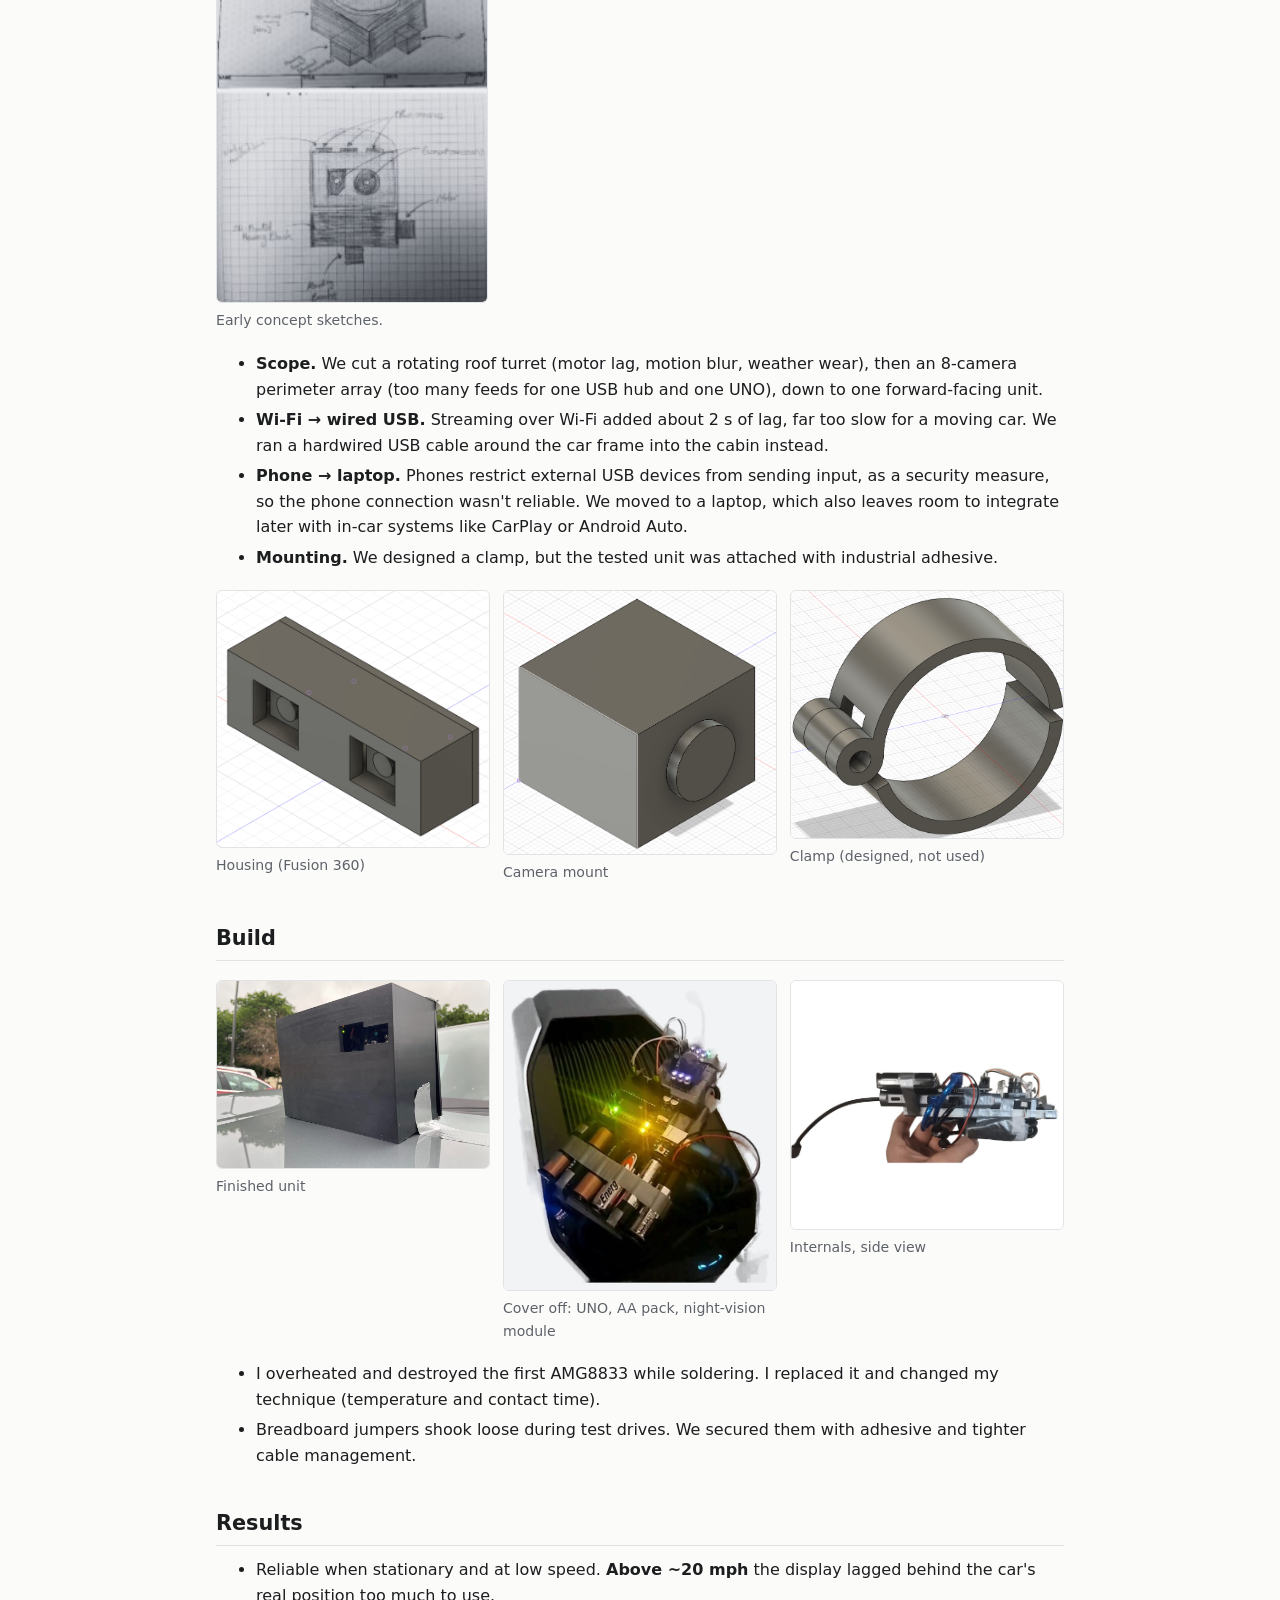
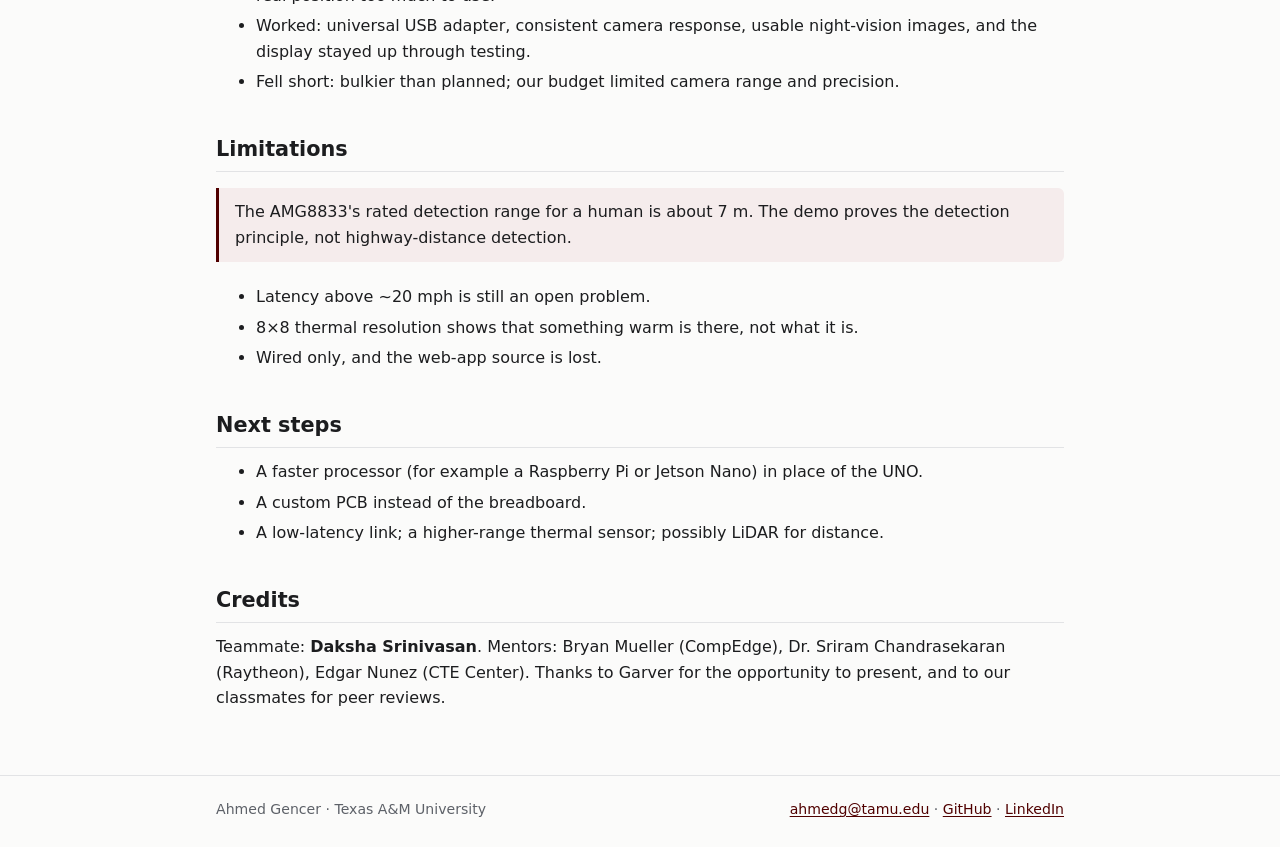
<file: projects/mobil-eyes.html>
<!doctype html>
<html lang="en">
<head>
  <meta charset="utf-8">
  <meta name="viewport" content="width=device-width, initial-scale=1">
  <title>Mobil-Eyes · Ahmed Gencer</title>
  <meta name="description" content="Thermal + night-vision driver-assist attachment: Arduino UNO, AMG8833 over I2C, USB serial.">
  <link rel="stylesheet" href="../css/style.css">
</head>
<body>
  <header class="site-header">
    <div class="wrap">
      <a class="brand" href="../index.html">Ahmed Gencer</a>
      <nav class="site-nav" aria-label="Main">
        <a href="../index.html">Home</a>
        <a href="../index.html#projects">Projects</a>
        <a href="../about.html">About</a>
        <a href="../resume.pdf">Resume</a>
        <a href="https://github.com/ahmedg-stack">GitHub</a>
        <a href="https://www.linkedin.com/in/ahmedegencer/">LinkedIn</a>
      </nav>
    </div>
  </header>
  <main>
    <div class="wrap">
      <p class="meta">EDD capstone · 2025–26 · 2-person team</p>
      <h1>Mobil-Eyes</h1>
      <p class="lede">A vehicle-mounted thermal + night-vision attachment that gives a driver a second view of the road in fog, rain, and darkness. It supplements the driver's eyes and does not replace them. Presented to engineers at Garver.</p>
      <ul class="tags"><li>Arduino UNO R3</li><li>AMG8833</li><li>I²C</li><li>USB serial</li><li>Fusion 360</li><li>3D printing</li></ul>
      <div class="links"><a href="https://github.com/ahmedg-stack/mobil-eyes">Repo</a><a href="https://github.com/ahmedg-stack/mobil-eyes/blob/main/firmware/EDD_FinalProject_Code/EDD_FinalProject_Code.ino">Firmware (.ino)</a></div>

<figure><img src="../img/mobil-eyes/road-test.jpg" alt="Laptop on the dashboard showing the camera feed and thermal feed side by side" width="660" height="390" loading="lazy" decoding="async"><figcaption>Road test: camera feed and thermal map side by side on the in-cabin laptop.</figcaption></figure>
<figure><video controls muted loop playsinline preload="none" poster="../media/mobil-eyes-demo-poster.jpg" width="940" height="458"><source src="../media/mobil-eyes-demo.mp4" type="video/mp4"><a href="../media/mobil-eyes-demo.mp4">Download the video</a></video><figcaption>A hand moves in front of the unit in a dark room. The night-vision feed shows it under IR light, and the thermal feed shows it as a heat signature at the same time.</figcaption></figure>

      <h2>My role</h2>
      <ul>
        <li>Wrote the Arduino firmware that reads the AMG8833 over I²C and streams frames over USB serial.</li>
        <li>Soldered the AMG8833 and wired the UNO, sensor, and camera into one USB path.</li>
        <li>Built and mounted the housing and ran road tests with my teammate, Daksha Srinivasan.</li>
      </ul>
      <p>Daksha Srinivasan, my teammate, did much of the research, helped come up with and design the idea, helped with the CAD, and got the housing 3D printed.</p>

      <h2>System</h2>
<figure><img src="../img/mobil-eyes/system-diagram.png" alt="System diagram: UNO, breadboard, thermal camera, and AA batteries plus the night-vision camera feed a USB-A to USB-C adapter, then a USB-C extension" width="932" height="403" loading="lazy" decoding="async"></figure>
      <div class="table-wrap"><table>
        <tr><th>Part</th><th>Purpose</th></tr>
        <tr><td>Arduino UNO R3</td><td>Reads the thermal sensor, streams frames over serial</td></tr>
        <tr><td>Adafruit AMG8833 8×8 thermal sensor</td><td>Heat-signature detection (64 px/frame, I²C)</td></tr>
        <tr><td>Arducam 1080P USB night-vision camera</td><td>Visible + IR night vision</td></tr>
        <tr><td>3D-printed PLA housing</td><td>Holds both cameras on one forward axis</td></tr>
        <tr><td>USB-A→C adapter + USB-C extension</td><td>One cable from outside the car into the cabin</td></tr>
        <tr><td>AA battery pack</td><td>Power inside the housing</td></tr>
      </table></div>

      <h2>How it works</h2>
      <h3>Firmware (my code)</h3>
      <ol>
        <li>Opens serial at <code>115200</code> baud and starts the AMG8833. If the sensor doesn't respond, it prints a wiring hint and halts.</li>
        <li>Each loop reads all 64 pixels in one I²C read and prints them as an 8×8 grid of °C values.</li>
        <li>Ends each frame with a <code>---</code> line so the receiver can find frame boundaries.</li>
        <li>Waits 50 ms before the next frame.</li>
      </ol>
<pre><code>void loop() {
  amg.readPixels(pixels);                  // one I2C read, 64 floats
  for (int i = 1; i &lt;= AMG88xx_PIXEL_ARRAY_SIZE; i++) {
    Serial.print(pixels[i-1]);
    Serial.print(", ");
    if (i % 8 == 0) Serial.println();      // 8 values per row
  }
  Serial.println("---");                   // frame separator
  delay(50);
}</code></pre>
      <h3>Display</h3>
      <p>A browser-based web app parsed the serial stream, drew the thermal grid as a heat map next to the Arducam feed, and could switch between the two views. <strong>The web app was built with AI assistance, and its source was lost after the project</strong>, so it isn't published. The firmware and hardware integration are my work. The Arducam's day/night switching is the module's built-in preset, not code we wrote.</p>

      <h2>Design decisions</h2>
<figure><img src="../img/mobil-eyes/design-sketches.jpg" alt="Hand sketches of earlier concepts" width="272" height="423" loading="lazy" decoding="async"><figcaption>Early concept sketches.</figcaption></figure>
      <ul>
        <li><strong>Scope.</strong> We cut a rotating roof turret (motor lag, motion blur, weather wear), then an 8-camera perimeter array (too many feeds for one USB hub and one UNO), down to one forward-facing unit.</li>
        <li><strong>Wi-Fi → wired USB.</strong> Streaming over Wi-Fi added about 2 s of lag, far too slow for a moving car. We ran a hardwired USB cable around the car frame into the cabin instead.</li>
        <li><strong>Phone → laptop.</strong> Phones restrict external USB devices from sending input, as a security measure, so the phone connection wasn't reliable. We moved to a laptop, which also leaves room to integrate later with in-car systems like CarPlay or Android Auto.</li>
        <li><strong>Mounting.</strong> We designed a clamp, but the tested unit was attached with industrial adhesive.</li>
      </ul>
      <div class="grid-3">
<figure><img src="../img/mobil-eyes/cad-housing-front.png" alt="CAD housing with two camera openings" width="610" height="574" loading="lazy" decoding="async"><figcaption>Housing (Fusion 360)</figcaption></figure>
<figure><img src="../img/mobil-eyes/cad-camera-mount.png" alt="CAD camera mount" width="673" height="651" loading="lazy" decoding="async"><figcaption>Camera mount</figcaption></figure>
<figure><img src="../img/mobil-eyes/cad-clamp.png" alt="CAD clamp mount" width="743" height="676" loading="lazy" decoding="async"><figcaption>Clamp (designed, not used)</figcaption></figure>
      </div>

      <h2>Build</h2>
      <div class="grid-3">
<figure><img src="../img/mobil-eyes/prototype-built.jpg" alt="Finished housing" width="1000" height="685" loading="lazy" decoding="async"><figcaption>Finished unit</figcaption></figure>
<figure><img src="../img/mobil-eyes/hardware-cover-off.jpg" alt="Housing with cover off" width="680" height="771" loading="lazy" decoding="async"><figcaption>Cover off: UNO, AA pack, night-vision module</figcaption></figure>
<figure><img src="../img/mobil-eyes/internals-side.jpg" alt="Internal assembly, side view" width="1200" height="1091" loading="lazy" decoding="async"><figcaption>Internals, side view</figcaption></figure>
      </div>
      <ul>
        <li>I overheated and destroyed the first AMG8833 while soldering. I replaced it and changed my technique (temperature and contact time).</li>
        <li>Breadboard jumpers shook loose during test drives. We secured them with adhesive and tighter cable management.</li>
      </ul>

      <h2>Results</h2>
      <ul>
        <li>Reliable when stationary and at low speed. <strong>Above ~20 mph</strong> the display lagged behind the car's real position too much to use.</li>
        <li>Worked: universal USB adapter, consistent camera response, usable night-vision images, and the display stayed up through testing.</li>
        <li>Fell short: bulkier than planned; our budget limited camera range and precision.</li>
      </ul>

      <h2>Limitations</h2>
      <div class="note">The AMG8833's rated detection range for a human is about 7 m. The demo proves the detection principle, not highway-distance detection.</div>
      <ul>
        <li>Latency above ~20 mph is still an open problem.</li>
        <li>8×8 thermal resolution shows that something warm is there, not what it is.</li>
        <li>Wired only, and the web-app source is lost.</li>
      </ul>

      <h2>Next steps</h2>
      <ul>
        <li>A faster processor (for example a Raspberry Pi or Jetson Nano) in place of the UNO.</li>
        <li>A custom PCB instead of the breadboard.</li>
        <li>A low-latency link; a higher-range thermal sensor; possibly LiDAR for distance.</li>
      </ul>

      <h2>Credits</h2>
      <p>Teammate: <strong>Daksha Srinivasan</strong>. Mentors: Bryan Mueller (CompEdge), Dr. Sriram Chandrasekaran (Raytheon), Edgar Nunez (CTE Center). Thanks to Garver for the opportunity to present, and to our classmates for peer reviews.</p>
    </div>
  </main>
  <footer class="site-footer">
    <div class="wrap">
      <span>Ahmed Gencer · Texas A&amp;M University</span>
      <span><a href="mailto:ahmedg@tamu.edu">ahmedg@tamu.edu</a> · <a href="https://github.com/ahmedg-stack">GitHub</a> · <a href="https://www.linkedin.com/in/ahmedegencer/">LinkedIn</a></span>
    </div>
  </footer>
</body>
</html>
</file>
<file: css/style.css>
:root {
  --bg: #fbfbfa;
  --surface: #ffffff;
  --text: #1c1d1f;
  --muted: #5d6168;
  --line: #e2e3e5;
  --accent: #500000;          /* Aggie maroon */
  --accent-soft: #f5ecec;
  --code-bg: #f2f3f4;
  --mono: ui-monospace, "SF Mono", Menlo, Consolas, monospace;
  --sans: system-ui, -apple-system, "Segoe UI", Roboto, "Helvetica Neue", Arial, sans-serif;
}
@media (prefers-color-scheme: dark) {
  :root {
    --bg: #121315;
    --surface: #1a1b1e;
    --text: #e6e7e9;
    --muted: #a0a4ab;
    --line: #2c2e33;
    --accent: #e08a8a;
    --accent-soft: #2a1d1e;
    --code-bg: #1f2124;
  }
}

* { box-sizing: border-box; }
html { -webkit-text-size-adjust: 100%; }
body {
  margin: 0;
  background: var(--bg);
  color: var(--text);
  font: 16px/1.6 var(--sans);
}
a { color: var(--accent); text-underline-offset: 2px; }
a:hover { text-decoration-thickness: 2px; }
img, video { max-width: 100%; height: auto; display: block; }
code, pre { font-family: var(--mono); font-size: 0.88em; }
code { background: var(--code-bg); padding: 0.1em 0.35em; border-radius: 4px; }
pre { background: var(--code-bg); padding: 0.9rem 1rem; border-radius: 6px; overflow-x: auto; line-height: 1.45; }
pre code { background: none; padding: 0; }

.wrap { max-width: 880px; margin: 0 auto; padding: 0 16px; }

/* Header / nav */
.site-header { border-bottom: 1px solid var(--line); background: var(--surface); }
.site-header .wrap { display: flex; flex-wrap: wrap; align-items: center; justify-content: space-between; gap: 0.5rem 1.5rem; padding-top: 0.8rem; padding-bottom: 0.8rem; }
.brand { font-weight: 700; color: var(--text); text-decoration: none; letter-spacing: -0.01em; }
.site-nav { display: flex; flex-wrap: wrap; gap: 0.25rem 1.1rem; font-size: 0.95rem; }
.site-nav a { color: var(--muted); text-decoration: none; }
.site-nav a:hover, .site-nav a[aria-current="page"] { color: var(--accent); }

main { padding: 2rem 0 3rem; }
h1 { font-size: 2rem; line-height: 1.2; margin: 0 0 0.5rem; letter-spacing: -0.02em; }
h2 { font-size: 1.3rem; margin: 2.4rem 0 0.7rem; padding-bottom: 0.3rem; border-bottom: 1px solid var(--line); }
h3 { font-size: 1.08rem; margin: 1.6rem 0 0.4rem; }
p, ul, ol { margin: 0 0 1rem; }
li { margin-bottom: 0.3rem; }

.lede { font-size: 1.12rem; color: var(--muted); max-width: 46rem; }
.meta { font-family: var(--mono); font-size: 0.82rem; color: var(--muted); margin-bottom: 1rem; }
.tags { display: flex; flex-wrap: wrap; gap: 0.4rem; margin: 0.6rem 0 1rem; padding: 0; list-style: none; }
.tags li { font-family: var(--mono); font-size: 0.78rem; background: var(--accent-soft); color: var(--accent); padding: 0.15rem 0.55rem; border-radius: 999px; margin: 0; }
.links { display: flex; flex-wrap: wrap; gap: 0.4rem 1.2rem; margin: 0.5rem 0 1.5rem; font-size: 0.95rem; }

.note { border-left: 3px solid var(--accent); background: var(--accent-soft); padding: 0.7rem 1rem; border-radius: 0 6px 6px 0; margin: 1rem 0 1.4rem; }
.status { display: inline-block; font-family: var(--mono); font-size: 0.78rem; border: 1px solid var(--accent); color: var(--accent); padding: 0.1rem 0.5rem; border-radius: 4px; }

/* Project cards */
.cards { display: grid; grid-template-columns: repeat(auto-fill, minmax(250px, 1fr)); gap: 1rem; margin: 1rem 0; }
.card { background: var(--surface); border: 1px solid var(--line); border-radius: 8px; overflow: hidden; display: flex; flex-direction: column; color: var(--text); text-decoration: none; transition: border-color 0.15s; }
.card:hover { border-color: var(--accent); }
.card img { aspect-ratio: 16 / 10; object-fit: cover; width: 100%; background: #fff; border-bottom: 1px solid var(--line); }
.card .body { padding: 0.8rem 1rem 1rem; }
.card h3 { margin: 0 0 0.2rem; font-size: 1.05rem; }
.card p { margin: 0; color: var(--muted); font-size: 0.93rem; }
.card .meta { margin: 0 0 0.4rem; }

/* Figures */
figure { margin: 1.2rem 0; }
figure img, figure video { border: 1px solid var(--line); border-radius: 6px; background: #fff; }
figcaption { font-size: 0.88rem; color: var(--muted); margin-top: 0.4rem; }
.grid-2, .grid-3 { display: grid; gap: 0.8rem; margin: 1.2rem 0; }
.grid-2 { grid-template-columns: repeat(2, 1fr); }
.grid-3 { grid-template-columns: repeat(3, 1fr); }
.grid-2 figure, .grid-3 figure { margin: 0; }
@media (max-width: 600px) {
  .grid-2, .grid-3 { grid-template-columns: 1fr; }
  h1 { font-size: 1.65rem; }
}

/* Tables */
.table-wrap { overflow-x: auto; margin: 1rem 0 1.4rem; }
table { border-collapse: collapse; width: 100%; font-size: 0.93rem; }
th, td { text-align: left; padding: 0.45rem 0.7rem; border-bottom: 1px solid var(--line); vertical-align: top; }
th { font-weight: 600; background: var(--code-bg); }

/* Skills / about */
.skill-row { display: grid; grid-template-columns: 9rem 1fr; gap: 0.3rem 1rem; margin-bottom: 0.6rem; }
@media (max-width: 600px) { .skill-row { grid-template-columns: 1fr; } }
.skill-row dt { font-weight: 600; }
.skill-row dd { margin: 0; color: var(--muted); }
.entry { margin-bottom: 1.4rem; }
.entry .head { display: flex; flex-wrap: wrap; justify-content: space-between; gap: 0 1rem; }
.entry .head strong { font-size: 1.02rem; }

.site-footer { border-top: 1px solid var(--line); padding: 1.4rem 0 2rem; color: var(--muted); font-size: 0.88rem; }
.site-footer .wrap { display: flex; flex-wrap: wrap; justify-content: space-between; gap: 0.5rem 1.5rem; }
</file>
